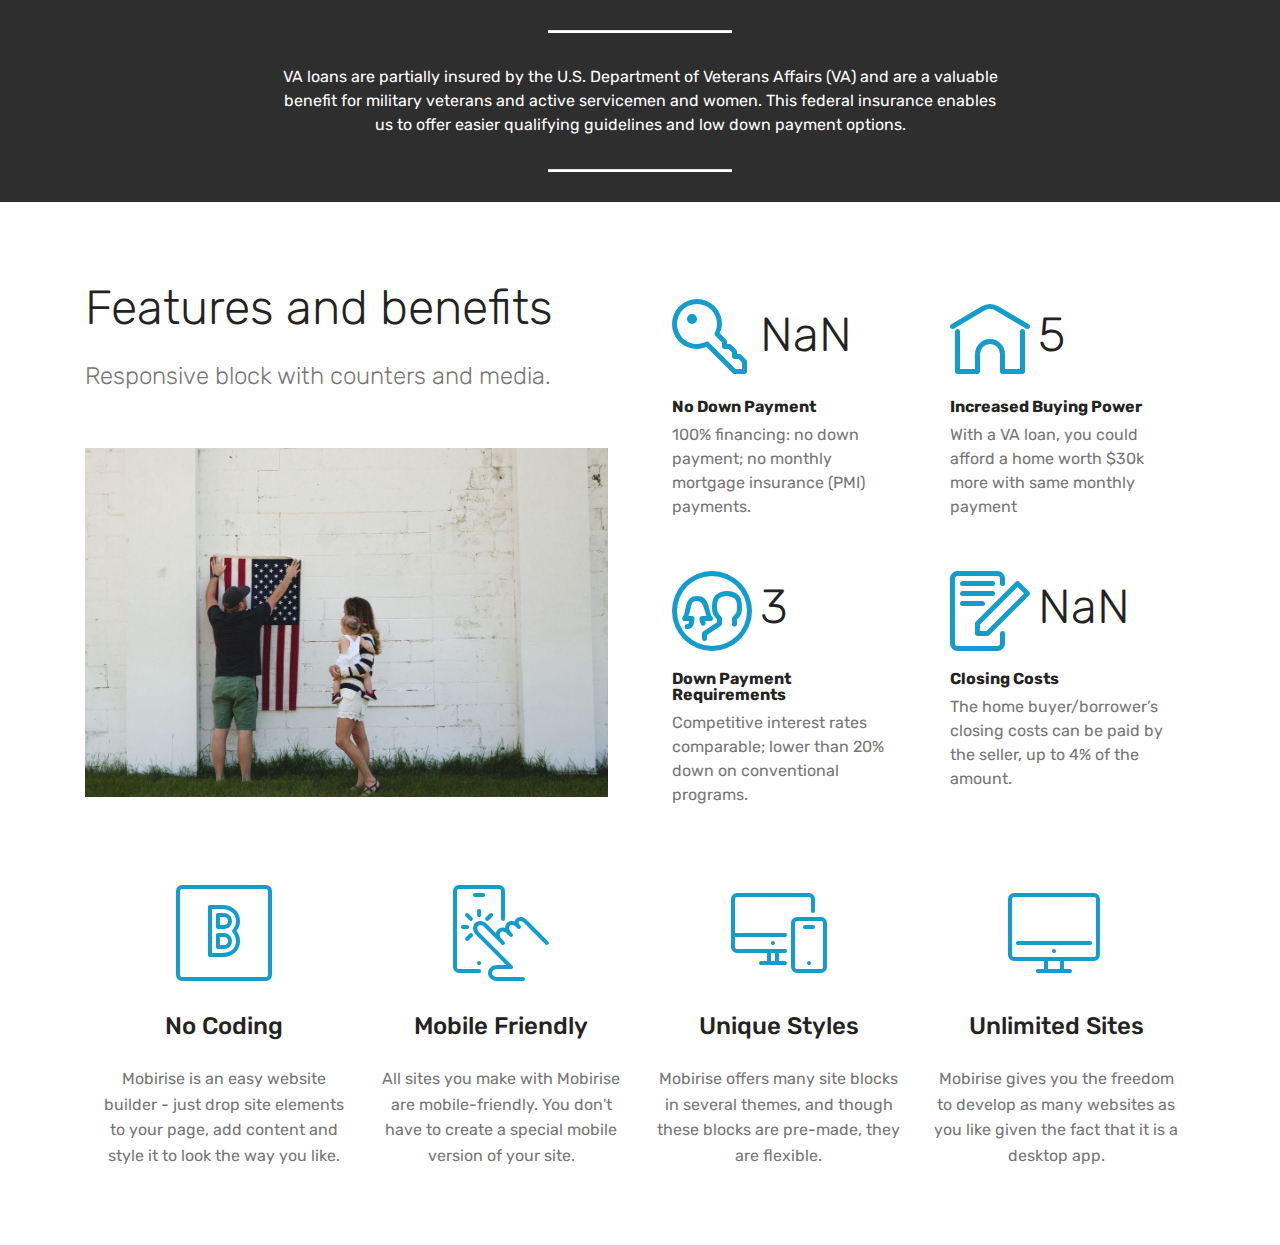
<file: index.html>
<!DOCTYPE html>
<html  >
<head>
  <!-- Site made with Mobirise Website Builder v4.9.7, https://mobirise.com -->
  <meta charset="UTF-8">
  <meta http-equiv="X-UA-Compatible" content="IE=edge">
  <meta name="generator" content="Mobirise v4.9.7, mobirise.com">
  <meta name="viewport" content="width=device-width, initial-scale=1, minimum-scale=1">
  <link rel="shortcut icon" href="assets/images/logo4.png" type="image/x-icon">
  <meta name="description" content="">
  
  <title>Home</title>
  <link rel="stylesheet" href="assets/web/assets/mobirise-icons-bold/mobirise-icons-bold.css">
  <link rel="stylesheet" href="assets/web/assets/mobirise-icons/mobirise-icons.css">
  <link rel="stylesheet" href="assets/tether/tether.min.css">
  <link rel="stylesheet" href="assets/bootstrap/css/bootstrap.min.css">
  <link rel="stylesheet" href="assets/bootstrap/css/bootstrap-grid.min.css">
  <link rel="stylesheet" href="assets/bootstrap/css/bootstrap-reboot.min.css">
  <link rel="stylesheet" href="assets/theme/css/style.css">
  <link rel="stylesheet" href="assets/mobirise/css/mbr-additional.css" type="text/css">
  
  
  
</head>
<body>
  <section class="mbr-section article content10 cid-rqplmurIJ9" id="content10-a">
    
     

    <div class="container">
        <div class="inner-container" style="width: 66%;">
            <hr class="line" style="width: 25%;">
            <div class="section-text align-center mbr-white mbr-fonts-style display-7">VA loans are partially insured by the U.S. Department of Veterans Affairs (VA) and are a valuable benefit for military veterans and active servicemen and women. This federal insurance enables us to offer easier qualifying guidelines and low down payment options.</div>
            <hr class="line" style="width: 25%;">
        </div>
    </div>
</section>

<section class="engine"><a href="https://mobirise.info/y">free html web templates</a></section><section class="counters2 counters cid-rqplWUeBJa" id="counters2-b">

    

    

    <div class="container pt-4 mt-2">
        <div class="media-container-row">
            <div class="media-block" style="width: 50%;">
                <h2 class="mbr-section-title pb-3 align-left mbr-fonts-style display-2">
                    Features and benefits</h2>
                <h3 class="mbr-section-subtitle pb-5 align-left mbr-fonts-style display-5">
                    Responsive block with counters and media. 
                </h3>
                <div class="mbr-figure">
                    <img src="assets/images/american-flag-baby-child-120232-1180x787.jpg" alt="" title="">
                </div>
            </div>
            <div class="cards-block">
                <div class="cards-container">
                    <div class="card px-3 align-left col-12 col-md-6">
                        <div class="panel-item p-3">
                            <div class="card-img pb-3">
                                <span class="mbr-iconfont pr-2 mbrib-key"></span>
                                <h3 class="count py-3 mbr-fonts-style display-2">$0</h3>
                            </div>
                            <div class="card-text">
                                <h4 class="mbr-content-title mbr-bold mbr-fonts-style display-7">No Down Payment</h4>
                                <p class="mbr-content-text mbr-fonts-style display-7">100% financing: no down payment; no monthly mortgage insurance (PMI) payments.
                                </p>
                            </div>
                        </div>
                    </div>
                    <div class="card px-3 align-left col-12 col-md-6">
                        <div class="panel-item p-3">
                            <div class="card-img pb-3">
                                <span class="mbr-iconfont pr-2 mbrib-home"></span>
                                <h3 class="count py-3 mbr-fonts-style display-2">30k</h3>
                            </div>
                            <div class="card-text">
                                <h4 class="mbr-content-title mbr-bold mbr-fonts-style display-7">Increased Buying Power</h4>
                                <p class="mbr-content-text mbr-fonts-style display-7">
                                    With a VA loan, you could afford a home worth $30k more with same monthly payment
                                </p>
                            </div>
                        </div>
                    </div>
                    <div class="card px-3 align-left col-12 col-md-6">
                        <div class="panel-item p-3">
                            <div class="card-img pb-3">
                                <span class="mbr-iconfont pr-2 mbrib-users"></span>
                                <h3 class="count py-3 mbr-fonts-style display-2">20%</h3>
                            </div>
                            <div class="card-text">
                                <h4 class="mbr-content-title mbr-bold mbr-fonts-style display-7">Down Payment Requirements</h4>
                                <p class="mbr-content-text mbr-fonts-style display-7">
                                        Competitive interest rates comparable; lower than 20% down on conventional programs. 
                                </p>
                            </div>
                        </div>
                    </div>
                    <div class="card px-3 align-left col-12 col-md-6">
                        <div class="panel-item p-3">
                            <div class="card-img pb-3">
                                <span class="mbr-iconfont pr-2 mbrib-edit"></span>
                                <h3 class="count py-3 mbr-fonts-style display-2">
                                    4%
                                </h3>
                            </div>
                            <div class="card-texts">
                                <h4 class="mbr-content-title mbr-bold mbr-fonts-style display-7">Closing Costs</h4>
                                <p class="mbr-content-text mbr-fonts-style display-7">The home buyer/borrower’s closing costs can be paid by the seller, up to 4% of the amount.</p>
                            </div>
                        </div>
                    </div>
                </div>
            </div>
        </div>
    </div>
</section>

<section class="features1 cid-rqple3J3hf" id="features1-9">
    
    

    
    <div class="container">
        <div class="media-container-row">

            <div class="card p-3 col-12 col-md-6 col-lg-3">
                <div class="card-img pb-3">
                    <span class="mbri-bootstrap mbr-iconfont"></span>
                </div>
                <div class="card-box">
                    <h4 class="card-title py-3 mbr-fonts-style display-5">
                        No Coding
                    </h4>
                    <p class="mbr-text mbr-fonts-style display-7">
                        Mobirise is an easy website builder - just drop site elements to your page, add content and style it to look the way you like.
                    </p>
                </div>
            </div>

            <div class="card p-3 col-12 col-md-6 col-lg-3">
                <div class="card-img pb-3">
                    <span class="mbri-touch mbr-iconfont"></span>
                </div>
                <div class="card-box">
                    <h4 class="card-title py-3 mbr-fonts-style display-5">
                        Mobile Friendly
                    </h4>
                    <p class="mbr-text mbr-fonts-style display-7">
                        All sites you make with Mobirise are mobile-friendly. You don't have to create a special mobile version of your site.
                    </p>
                </div>
            </div>

            <div class="card p-3 col-12 col-md-6 col-lg-3">
                <div class="card-img pb-3">
                    <span class="mbri-responsive mbr-iconfont"></span>
                </div>
                <div class="card-box">
                    <h4 class="card-title py-3 mbr-fonts-style display-5">
                        Unique Styles
                    </h4>
                    <p class="mbr-text mbr-fonts-style display-7">
                        Mobirise offers many site blocks in several themes, and though these blocks are pre-made, they are flexible.
                    </p>
                </div>
            </div>

            <div class="card p-3 col-12 col-md-6 col-lg-3">
                <div class="card-img pb-3">
                    <span class="mbri-desktop mbr-iconfont"></span>
                </div>
                <div class="card-box">
                    <h4 class="card-title py-3 mbr-fonts-style display-5">
                        Unlimited Sites
                    </h4>
                    <p class="mbr-text mbr-fonts-style display-7">
                       Mobirise gives you the freedom to develop as many websites as you like given the fact that it is a desktop app.
                    </p>
                </div>
            </div>

        </div>

    </div>

</section>


  <script src="assets/web/assets/jquery/jquery.min.js"></script>
  <script src="assets/popper/popper.min.js"></script>
  <script src="assets/tether/tether.min.js"></script>
  <script src="assets/bootstrap/js/bootstrap.min.js"></script>
  <script src="assets/smoothscroll/smooth-scroll.js"></script>
  <script src="assets/viewportchecker/jquery.viewportchecker.js"></script>
  <script src="assets/theme/js/script.js"></script>
  
  
</body>
</html>
</file>
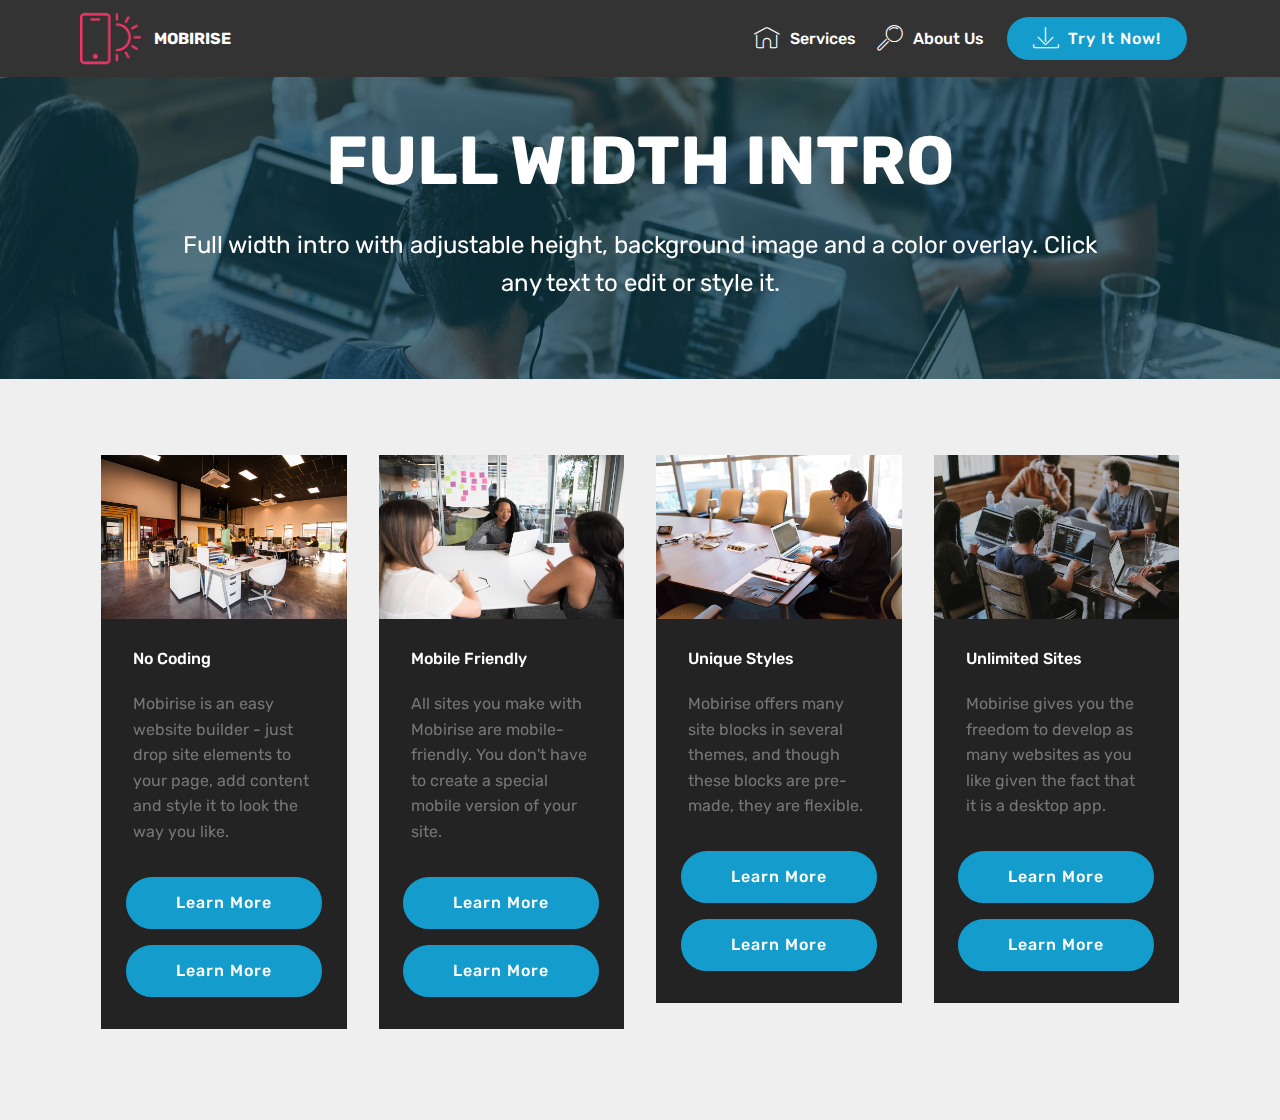
<file: page1.html>
<!DOCTYPE html>
<html  >
<head>
  <!-- Site made with Mobirise Website Builder v4.9.7, https://mobirise.com -->
  <meta charset="UTF-8">
  <meta http-equiv="X-UA-Compatible" content="IE=edge">
  <meta name="generator" content="Mobirise v4.9.7, mobirise.com">
  <meta name="viewport" content="width=device-width, initial-scale=1, minimum-scale=1">
  <link rel="shortcut icon" href="assets/images/logo4.png" type="image/x-icon">
  <meta name="description" content="Web Site Creator Description">
  
  <title>BrowseMovies</title>
  <link rel="stylesheet" href="assets/web/assets/mobirise-icons/mobirise-icons.css">
  <link rel="stylesheet" href="assets/tether/tether.min.css">
  <link rel="stylesheet" href="assets/bootstrap/css/bootstrap.min.css">
  <link rel="stylesheet" href="assets/bootstrap/css/bootstrap-grid.min.css">
  <link rel="stylesheet" href="assets/bootstrap/css/bootstrap-reboot.min.css">
  <link rel="stylesheet" href="assets/dropdown/css/style.css">
  <link rel="stylesheet" href="assets/theme/css/style.css">
  <link rel="stylesheet" href="assets/mobirise/css/mbr-additional.css" type="text/css">
  
  
  
</head>
<body>
  <section class="menu cid-qTkzRZLJNu" once="menu" id="menu1-3">

    

    <nav class="navbar navbar-expand beta-menu navbar-dropdown align-items-center navbar-fixed-top navbar-toggleable-sm">
        <button class="navbar-toggler navbar-toggler-right" type="button" data-toggle="collapse" data-target="#navbarSupportedContent" aria-controls="navbarSupportedContent" aria-expanded="false" aria-label="Toggle navigation">
            <div class="hamburger">
                <span></span>
                <span></span>
                <span></span>
                <span></span>
            </div>
        </button>
        <div class="menu-logo">
            <div class="navbar-brand">
                <span class="navbar-logo">
                    <a href="https://mobirise.com">
                         <img src="assets/images/logo2.png" alt="Mobirise" style="height: 3.8rem;">
                    </a>
                </span>
                <span class="navbar-caption-wrap">
                    <a class="navbar-caption text-white display-4" href="https://mobirise.com">
                        MOBIRISE
                    </a>
                </span>
            </div>
        </div>
        <div class="collapse navbar-collapse" id="navbarSupportedContent">
            <ul class="navbar-nav nav-dropdown" data-app-modern-menu="true">
                <li class="nav-item">
                    <a class="nav-link link text-white display-4" href="https://mobirise.com">
                        <span class="mbri-home mbr-iconfont mbr-iconfont-btn"></span>
                        Services
                    </a>
                </li>
                <li class="nav-item">
                    <a class="nav-link link text-white display-4" href="https://mobirise.com">
                        <span class="mbri-search mbr-iconfont mbr-iconfont-btn"></span>
                        About Us
                    </a>
                </li>
            </ul>
            <div class="navbar-buttons mbr-section-btn"><a class="btn btn-sm btn-primary display-4" href="https://mobirise.com">
                    <span class="mbri-save mbr-iconfont mbr-iconfont-btn "></span>
                    Try It Now!
                </a></div>
        </div>
    </nav>
</section>

<section class="engine"><a href="https://mobirise.info/j">website templates</a></section><section class="header1 cid-riL9XvXJNh mbr-parallax-background" id="header1-5">

    

    <div class="mbr-overlay" style="opacity: 0.6; background-color: rgb(7, 59, 76);">
    </div>

    <div class="container">
        <div class="row justify-content-md-center">
            <div class="mbr-white col-md-10">
                <h1 class="mbr-section-title align-center mbr-bold pb-3 mbr-fonts-style display-1">
                    FULL WIDTH INTRO
                </h1>
                
                <p class="mbr-text align-center pb-3 mbr-fonts-style display-5">
                    Full width intro with adjustable height, background image and a color overlay. Click any text to edit or style it.
                </p>
                
            </div>
        </div>
    </div>

</section>

<section class="features3 cid-riLawvYSHS" id="features3-6">

    

    
    <div class="container">
        <div class="media-container-row">
            <div class="card p-3 col-12 col-md-6 col-lg-3">
                <div class="card-wrapper">
                    <div class="card-img">
                        <img src="assets/images/background1.jpg" alt="Mobirise">
                    </div>
                    <div class="card-box">
                        <h4 class="card-title mbr-fonts-style display-7">
                            No Coding
                        </h4>
                        <p class="mbr-text mbr-fonts-style display-7">
                            Mobirise is an easy website builder - just drop site elements to your page, add content and style it to look the way you like.
                        </p>
                    </div>
                    <div class="mbr-section-btn text-center"><a href="https://mobirise.co" class="btn btn-primary display-4">
                            Learn More
                        </a> <a href="https://mobirise.co" class="btn btn-primary display-4">
                            Learn More
                        </a></div>
                </div>
            </div>

            <div class="card p-3 col-12 col-md-6 col-lg-3">
                <div class="card-wrapper">
                    <div class="card-img">
                        <img src="assets/images/background2.jpg" alt="Mobirise">
                    </div>
                    <div class="card-box">
                        <h4 class="card-title mbr-fonts-style display-7">
                            Mobile Friendly
                        </h4>
                        <p class="mbr-text mbr-fonts-style display-7">
                            All sites you make with Mobirise are mobile-friendly. You don't have to create a special mobile version of your site.
                        </p>
                    </div>
                    <div class="mbr-section-btn text-center"><a href="https://mobirise.co" class="btn btn-primary display-4">
                            Learn More
                        </a> <a href="https://mobirise.co" class="btn btn-primary display-4">
                            Learn More
                        </a></div>
                </div>
            </div>

            <div class="card p-3 col-12 col-md-6 col-lg-3">
                <div class="card-wrapper">
                    <div class="card-img">
                        <img src="assets/images/background3.jpg" alt="Mobirise">
                    </div>
                    <div class="card-box">
                        <h4 class="card-title mbr-fonts-style display-7">
                            Unique Styles
                        </h4>
                        <p class="mbr-text mbr-fonts-style display-7">
                            Mobirise offers many site blocks in several themes, and though these blocks are pre-made, they are flexible.
                        </p>
                    </div>
                    <div class="mbr-section-btn text-center"><a href="https://mobirise.co" class="btn btn-primary display-4">
                            Learn More
                        </a> <a href="https://mobirise.co" class="btn btn-primary display-4">
                            Learn More
                        </a></div>
                </div>
            </div>

            <div class="card p-3 col-12 col-md-6 col-lg-3">
                <div class="card-wrapper">
                    <div class="card-img">
                        <img src="assets/images/background4.jpg" alt="Mobirise">
                    </div>
                    <div class="card-box">
                        <h4 class="card-title mbr-fonts-style display-7">
                            Unlimited Sites
                        </h4>
                        <p class="mbr-text mbr-fonts-style display-7">
                           Mobirise gives you the freedom to develop as many websites as you like given the fact that it is a desktop app.
                        </p>
                    </div>
                    <div class="mbr-section-btn text-center"><a href="https://mobirise.co" class="btn btn-primary display-4">
                            Learn More
                        </a> <a href="https://mobirise.co" class="btn btn-primary display-4">
                            Learn More
                        </a></div>
                </div>
            </div>
        </div>
    </div>
</section>


  <script src="assets/web/assets/jquery/jquery.min.js"></script>
  <script src="assets/popper/popper.min.js"></script>
  <script src="assets/tether/tether.min.js"></script>
  <script src="assets/bootstrap/js/bootstrap.min.js"></script>
  <script src="assets/smoothscroll/smooth-scroll.js"></script>
  <script src="assets/dropdown/js/script.min.js"></script>
  <script src="assets/touchswipe/jquery.touch-swipe.min.js"></script>
  <script src="assets/parallax/jarallax.min.js"></script>
  <script src="assets/theme/js/script.js"></script>
  
  
</body>
</html>
</file>
<file: assets/web/assets/mobirise-icons-bold/mobirise-icons-bold.css>
@font-face {
  font-family: 'mobirise-icons-bold';
  src:  url('mobirise-icons-bold.eot?m1l4yr');
  src:  url('mobirise-icons-bold.eot?m1l4yr#iefix') format('embedded-opentype'),
    url('mobirise-icons-bold.ttf?m1l4yr') format('truetype'),
    url('mobirise-icons-bold.woff?m1l4yr') format('woff'),
    url('mobirise-icons-bold.svg?m1l4yr#mobirise-icons-bold') format('svg');
  font-weight: normal;
  font-style: normal;
}

[class^="mbrib-"], [class*="mbrib-"] {
  /* use !important to prevent issues with browser extensions that change fonts */
  font-family: 'mobirise-icons-bold' !important;
  speak: none;
  font-style: normal;
  font-weight: normal;
  font-variant: normal;
  text-transform: none;
  line-height: 1;

  /* Better Font Rendering =========== */
  -webkit-font-smoothing: antialiased;
  -moz-osx-font-smoothing: grayscale;
}

.mbrib-add-submenu:before {
  content: "\e900";
}
.mbrib-alert:before {
  content: "\e901";
}
.mbrib-align-center:before {
  content: "\e902";
}
.mbrib-align-justify:before {
  content: "\e903";
}
.mbrib-align-left:before {
  content: "\e904";
}
.mbrib-align-right:before {
  content: "\e905";
}
.mbrib-android:before {
  content: "\e906";
}
.mbrib-apple:before {
  content: "\e907";
}
.mbrib-arrow-down:before {
  content: "\e908";
}
.mbrib-arrow-next:before {
  content: "\e909";
}
.mbrib-arrow-prev:before {
  content: "\e90a";
}
.mbrib-arrow-up:before {
  content: "\e90b";
}
.mbrib-bold:before {
  content: "\e90c";
}
.mbrib-bookmark:before {
  content: "\e90d";
}
.mbrib-bootstrap:before {
  content: "\e90e";
}
.mbrib-briefcase:before {
  content: "\e90f";
}
.mbrib-browse:before {
  content: "\e910";
}
.mbrib-bulleted-list:before {
  content: "\e911";
}
.mbrib-calendar:before {
  content: "\e912";
}
.mbrib-camera:before {
  content: "\e913";
}
.mbrib-cart-add:before {
  content: "\e914";
}
.mbrib-cart-full:before {
  content: "\e915";
}
.mbrib-cash:before {
  content: "\e916";
}
.mbrib-change-style:before {
  content: "\e917";
}
.mbrib-chat:before {
  content: "\e918";
}
.mbrib-clock:before {
  content: "\e919";
}
.mbrib-close:before {
  content: "\e91a";
}
.mbrib-cloud:before {
  content: "\e91b";
}
.mbrib-code:before {
  content: "\e91c";
}
.mbrib-contact-form:before {
  content: "\e91d";
}
.mbrib-credit-card:before {
  content: "\e91e";
}
.mbrib-cursor-click:before {
  content: "\e91f";
}
.mbrib-cust-feedback:before {
  content: "\e920";
}
.mbrib-database:before {
  content: "\e921";
}
.mbrib-delivery:before {
  content: "\e922";
}
.mbrib-desktop:before {
  content: "\e923";
}
.mbrib-devices:before {
  content: "\e924";
}
.mbrib-down:before {
  content: "\e925";
}
.mbrib-download:before {
  content: "\e926";
}
.mbrib-drag-n-drop:before {
  content: "\e927";
}
.mbrib-drag-n-drop2:before {
  content: "\e928";
}
.mbrib-edit:before {
  content: "\e929";
}
.mbrib-edit2:before {
  content: "\e92a";
}
.mbrib-error:before {
  content: "\e92b";
}
.mbrib-extension:before {
  content: "\e92c";
}
.mbrib-features:before {
  content: "\e92d";
}
.mbrib-file:before {
  content: "\e92e";
}
.mbrib-flag:before {
  content: "\e92f";
}
.mbrib-folder:before {
  content: "\e930";
}
.mbrib-gift:before {
  content: "\e931";
}
.mbrib-github:before {
  content: "\e932";
}
.mbrib-globe-2:before {
  content: "\e933";
}
.mbrib-globe:before {
  content: "\e934";
}
.mbrib-growing-chart:before {
  content: "\e935";
}
.mbrib-hearth:before {
  content: "\e936";
}
.mbrib-help:before {
  content: "\e937";
}
.mbrib-home:before {
  content: "\e938";
}
.mbrib-hot-cup:before {
  content: "\e939";
}
.mbrib-idea:before {
  content: "\e93a";
}
.mbrib-image-gallery:before {
  content: "\e93b";
}
.mbrib-image-slider:before {
  content: "\e93c";
}
.mbrib-info:before {
  content: "\e93d";
}
.mbrib-italic:before {
  content: "\e93e";
}
.mbrib-key:before {
  content: "\e93f";
}
.mbrib-laptop:before {
  content: "\e940";
}
.mbrib-layers:before {
  content: "\e941";
}
.mbrib-left-right:before {
  content: "\e942";
}
.mbrib-left:before {
  content: "\e943";
}
.mbrib-letter:before {
  content: "\e944";
}
.mbrib-like:before {
  content: "\e945";
}
.mbrib-link:before {
  content: "\e946";
}
.mbrib-lock:before {
  content: "\e947";
}
.mbrib-login:before {
  content: "\e948";
}
.mbrib-logout:before {
  content: "\e949";
}
.mbrib-magic-stick:before {
  content: "\e94a";
}
.mbrib-map-pin:before {
  content: "\e94b";
}
.mbrib-menu:before {
  content: "\e94c";
}
.mbrib-mobile:before {
  content: "\e94d";
}
.mbrib-mobile2:before {
  content: "\e94e";
}
.mbrib-mobirise:before {
  content: "\e94f";
}
.mbrib-more-horizontal:before {
  content: "\e950";
}
.mbrib-more-vertical:before {
  content: "\e951";
}
.mbrib-music:before {
  content: "\e952";
}
.mbrib-new-file:before {
  content: "\e953";
}
.mbrib-numbered-list:before {
  content: "\e954";
}
.mbrib-opened-folder:before {
  content: "\e955";
}
.mbrib-pages:before {
  content: "\e956";
}
.mbrib-paper-plane:before {
  content: "\e957";
}
.mbrib-paperclip:before {
  content: "\e958";
}
.mbrib-photo:before {
  content: "\e959";
}
.mbrib-photos:before {
  content: "\e95a";
}
.mbrib-pin:before {
  content: "\e95b";
}
.mbrib-play:before {
  content: "\e95c";
}
.mbrib-plus:before {
  content: "\e95d";
}
.mbrib-preview:before {
  content: "\e95e";
}
.mbrib-print:before {
  content: "\e95f";
}
.mbrib-protect:before {
  content: "\e960";
}
.mbrib-question:before {
  content: "\e961";
}
.mbrib-quote-left:before {
  content: "\e962";
}
.mbrib-quote-right:before {
  content: "\e963";
}
.mbrib-redo:before {
  content: "\e964";
}
.mbrib-refresh:before {
  content: "\e965";
}
.mbrib-responsive:before {
  content: "\e966";
}
.mbrib-right:before {
  content: "\e967";
}
.mbrib-rocket:before {
  content: "\e968";
}
.mbrib-sad-face:before {
  content: "\e969";
}
.mbrib-sale:before {
  content: "\e96a";
}
.mbrib-save:before {
  content: "\e96b";
}
.mbrib-search:before {
  content: "\e96c";
}
.mbrib-setting:before {
  content: "\e96d";
}
.mbrib-setting2:before {
  content: "\e96e";
}
.mbrib-setting3:before {
  content: "\e96f";
}
.mbrib-share:before {
  content: "\e970";
}
.mbrib-shopping-bag:before {
  content: "\e971";
}
.mbrib-shopping-basket:before {
  content: "\e972";
}
.mbrib-shopping-cart:before {
  content: "\e973";
}
.mbrib-sites:before {
  content: "\e974";
}
.mbrib-smile-face:before {
  content: "\e975";
}
.mbrib-speed:before {
  content: "\e976";
}
.mbrib-star:before {
  content: "\e977";
}
.mbrib-success:before {
  content: "\e978";
}
.mbrib-sun:before {
  content: "\e979";
}
.mbrib-sun2:before {
  content: "\e97a";
}
.mbrib-tablet-vertical:before {
  content: "\e97b";
}
.mbrib-tablet:before {
  content: "\e97c";
}
.mbrib-target:before {
  content: "\e97d";
}
.mbrib-timer:before {
  content: "\e97e";
}
.mbrib-to-ftp:before {
  content: "\e97f";
}
.mbrib-to-local-drive:before {
  content: "\e980";
}
.mbrib-touch-swipe:before {
  content: "\e981";
}
.mbrib-touch:before {
  content: "\e982";
}
.mbrib-trash:before {
  content: "\e983";
}
.mbrib-underline:before {
  content: "\e984";
}
.mbrib-undo:before {
  content: "\e985";
}
.mbrib-unlink:before {
  content: "\e986";
}
.mbrib-unlock:before {
  content: "\e987";
}
.mbrib-up-down:before {
  content: "\e988";
}
.mbrib-up:before {
  content: "\e989";
}
.mbrib-update:before {
  content: "\e98a";
}
.mbrib-upload:before {
  content: "\e98b";
}
.mbrib-user:before {
  content: "\e98c";
}
.mbrib-user2:before {
  content: "\e98d";
}
.mbrib-users:before {
  content: "\e98e";
}
.mbrib-video-play:before {
  content: "\e98f";
}
.mbrib-video:before {
  content: "\e990";
}
.mbrib-watch:before {
  content: "\e991";
}
.mbrib-website-theme:before {
  content: "\e992";
}
.mbrib-wifi:before {
  content: "\e993";
}
.mbrib-windows:before {
  content: "\e994";
}
.mbrib-zoom-out:before {
  content: "\e995";
}
</file>
<file: assets/web/assets/mobirise-icons/mobirise-icons.css>
@font-face {
  font-family: 'MobiriseIcons';
  src:  url('mobirise-icons.eot?spat4u');
  src:  url('mobirise-icons.eot?spat4u#iefix') format('embedded-opentype'),
    url('mobirise-icons.ttf?spat4u') format('truetype'),
    url('mobirise-icons.woff?spat4u') format('woff'),
    url('mobirise-icons.svg?spat4u#MobiriseIcons') format('svg');
  font-weight: normal;
  font-style: normal;
}

[class^="mbri-"], [class*=" mbri-"] {
  /* use !important to prevent issues with browser extensions that change fonts */
  font-family: MobiriseIcons !important;
  speak: none;
  font-style: normal;
  font-weight: normal;
  font-variant: normal;
  text-transform: none;
  line-height: 1;

  /* Better Font Rendering =========== */
  -webkit-font-smoothing: antialiased;
  -moz-osx-font-smoothing: grayscale;
}

.mbri-add-submenu:before {
  content: "\e900";
}
.mbri-alert:before {
  content: "\e901";
}
.mbri-align-center:before {
  content: "\e902";
}
.mbri-align-justify:before {
  content: "\e903";
}
.mbri-align-left:before {
  content: "\e904";
}
.mbri-align-right:before {
  content: "\e905";
}
.mbri-android:before {
  content: "\e906";
}
.mbri-apple:before {
  content: "\e907";
}
.mbri-arrow-down:before {
  content: "\e908";
}
.mbri-arrow-next:before {
  content: "\e909";
}
.mbri-arrow-prev:before {
  content: "\e90a";
}
.mbri-arrow-up:before {
  content: "\e90b";
}
.mbri-bold:before {
  content: "\e90c";
}
.mbri-bookmark:before {
  content: "\e90d";
}
.mbri-bootstrap:before {
  content: "\e90e";
}
.mbri-briefcase:before {
  content: "\e90f";
}
.mbri-browse:before {
  content: "\e910";
}
.mbri-bulleted-list:before {
  content: "\e911";
}
.mbri-calendar:before {
  content: "\e912";
}
.mbri-camera:before {
  content: "\e913";
}
.mbri-cart-add:before {
  content: "\e914";
}
.mbri-cart-full:before {
  content: "\e915";
}
.mbri-cash:before {
  content: "\e916";
}
.mbri-change-style:before {
  content: "\e917";
}
.mbri-chat:before {
  content: "\e918";
}
.mbri-clock:before {
  content: "\e919";
}
.mbri-close:before {
  content: "\e91a";
}
.mbri-cloud:before {
  content: "\e91b";
}
.mbri-code:before {
  content: "\e91c";
}
.mbri-contact-form:before {
  content: "\e91d";
}
.mbri-credit-card:before {
  content: "\e91e";
}
.mbri-cursor-click:before {
  content: "\e91f";
}
.mbri-cust-feedback:before {
  content: "\e920";
}
.mbri-database:before {
  content: "\e921";
}
.mbri-delivery:before {
  content: "\e922";
}
.mbri-desktop:before {
  content: "\e923";
}
.mbri-devices:before {
  content: "\e924";
}
.mbri-down:before {
  content: "\e925";
}
.mbri-download:before {
  content: "\e989";
}
.mbri-drag-n-drop:before {
  content: "\e927";
}
.mbri-drag-n-drop2:before {
  content: "\e928";
}
.mbri-edit:before {
  content: "\e929";
}
.mbri-edit2:before {
  content: "\e92a";
}
.mbri-error:before {
  content: "\e92b";
}
.mbri-extension:before {
  content: "\e92c";
}
.mbri-features:before {
  content: "\e92d";
}
.mbri-file:before {
  content: "\e92e";
}
.mbri-flag:before {
  content: "\e92f";
}
.mbri-folder:before {
  content: "\e930";
}
.mbri-gift:before {
  content: "\e931";
}
.mbri-github:before {
  content: "\e932";
}
.mbri-globe:before {
  content: "\e933";
}
.mbri-globe-2:before {
  content: "\e934";
}
.mbri-growing-chart:before {
  content: "\e935";
}
.mbri-hearth:before {
  content: "\e936";
}
.mbri-help:before {
  content: "\e937";
}
.mbri-home:before {
  content: "\e938";
}
.mbri-hot-cup:before {
  content: "\e939";
}
.mbri-idea:before {
  content: "\e93a";
}
.mbri-image-gallery:before {
  content: "\e93b";
}
.mbri-image-slider:before {
  content: "\e93c";
}
.mbri-info:before {
  content: "\e93d";
}
.mbri-italic:before {
  content: "\e93e";
}
.mbri-key:before {
  content: "\e93f";
}
.mbri-laptop:before {
  content: "\e940";
}
.mbri-layers:before {
  content: "\e941";
}
.mbri-left-right:before {
  content: "\e942";
}
.mbri-left:before {
  content: "\e943";
}
.mbri-letter:before {
  content: "\e944";
}
.mbri-like:before {
  content: "\e945";
}
.mbri-link:before {
  content: "\e946";
}
.mbri-lock:before {
  content: "\e947";
}
.mbri-login:before {
  content: "\e948";
}
.mbri-logout:before {
  content: "\e949";
}
.mbri-magic-stick:before {
  content: "\e94a";
}
.mbri-map-pin:before {
  content: "\e94b";
}
.mbri-menu:before {
  content: "\e94c";
}
.mbri-mobile:before {
  content: "\e94d";
}
.mbri-mobile2:before {
  content: "\e94e";
}
.mbri-mobirise:before {
  content: "\e94f";
}
.mbri-more-horizontal:before {
  content: "\e950";
}
.mbri-more-vertical:before {
  content: "\e951";
}
.mbri-music:before {
  content: "\e952";
}
.mbri-new-file:before {
  content: "\e953";
}
.mbri-numbered-list:before {
  content: "\e954";
}
.mbri-opened-folder:before {
  content: "\e955";
}
.mbri-pages:before {
  content: "\e956";
}
.mbri-paper-plane:before {
  content: "\e957";
}
.mbri-paperclip:before {
  content: "\e958";
}
.mbri-photo:before {
  content: "\e959";
}
.mbri-photos:before {
  content: "\e95a";
}
.mbri-pin:before {
  content: "\e95b";
}
.mbri-play:before {
  content: "\e95c";
}
.mbri-plus:before {
  content: "\e95d";
}
.mbri-preview:before {
  content: "\e95e";
}
.mbri-print:before {
  content: "\e95f";
}
.mbri-protect:before {
  content: "\e960";
}
.mbri-question:before {
  content: "\e961";
}
.mbri-quote-left:before {
  content: "\e962";
}
.mbri-quote-right:before {
  content: "\e963";
}
.mbri-refresh:before {
  content: "\e964";
}
.mbri-responsive:before {
  content: "\e965";
}
.mbri-right:before {
  content: "\e966";
}
.mbri-rocket:before {
  content: "\e967";
}
.mbri-sad-face:before {
  content: "\e968";
}
.mbri-sale:before {
  content: "\e969";
}
.mbri-save:before {
  content: "\e96a";
}
.mbri-search:before {
  content: "\e96b";
}
.mbri-setting:before {
  content: "\e96c";
}
.mbri-setting2:before {
  content: "\e96d";
}
.mbri-setting3:before {
  content: "\e96e";
}
.mbri-share:before {
  content: "\e96f";
}
.mbri-shopping-bag:before {
  content: "\e970";
}
.mbri-shopping-basket:before {
  content: "\e971";
}
.mbri-shopping-cart:before {
  content: "\e972";
}
.mbri-sites:before {
  content: "\e973";
}
.mbri-smile-face:before {
  content: "\e974";
}
.mbri-speed:before {
  content: "\e975";
}
.mbri-star:before {
  content: "\e976";
}
.mbri-success:before {
  content: "\e977";
}
.mbri-sun:before {
  content: "\e978";
}
.mbri-sun2:before {
  content: "\e979";
}
.mbri-tablet:before {
  content: "\e97a";
}
.mbri-tablet-vertical:before {
  content: "\e97b";
}
.mbri-target:before {
  content: "\e97c";
}
.mbri-timer:before {
  content: "\e97d";
}
.mbri-to-ftp:before {
  content: "\e97e";
}
.mbri-to-local-drive:before {
  content: "\e97f";
}
.mbri-touch-swipe:before {
  content: "\e980";
}
.mbri-touch:before {
  content: "\e981";
}
.mbri-trash:before {
  content: "\e982";
}
.mbri-underline:before {
  content: "\e983";
}
.mbri-unlink:before {
  content: "\e984";
}
.mbri-unlock:before {
  content: "\e985";
}
.mbri-up-down:before {
  content: "\e986";
}
.mbri-up:before {
  content: "\e987";
}
.mbri-update:before {
  content: "\e988";
}
.mbri-upload:before {
 content: "\e926"; 
}
.mbri-user:before {
  content: "\e98a";
}
.mbri-user2:before {
  content: "\e98b";
}
.mbri-users:before {
  content: "\e98c";
}
.mbri-video:before {
  content: "\e98d";
}
.mbri-video-play:before {
  content: "\e98e";
}
.mbri-watch:before {
  content: "\e98f";
}
.mbri-website-theme:before {
  content: "\e990";
}
.mbri-wifi:before {
  content: "\e991";
}
.mbri-windows:before {
  content: "\e992";
}
.mbri-zoom-out:before {
  content: "\e993";
}
.mbri-redo:before {
  content: "\e994";
}
.mbri-undo:before {
  content: "\e995";
}
</file>
<file: assets/theme/css/style.css>
/*!
 * Mobirise v4 theme (https://mobirise.com/)
 * Copyright 2017 Mobirise
 */
section {
  background-color: #eeeeee; }

section,
.container,
.container-fluid {
  position: relative;
  word-wrap: break-word; }

a.mbr-iconfont:hover {
  text-decoration: none; }

.article .lead p, .article .lead ul, .article .lead ol, .article .lead pre, .article .lead blockquote {
  margin-bottom: 0; }

a {
  font-style: normal;
  font-weight: 400;
  cursor: pointer; }
  a, a:hover {
    text-decoration: none; }

figure {
  margin-bottom: 0; }

body {
  color: #232323; }

h1, h2, h3, h4, h5, h6,
.h1, .h2, .h3, .h4, .h5, .h6,
.display-1, .display-2, .display-3, .display-4 {
  line-height: 1;
  word-break: break-word;
  word-wrap: break-word; }

b, strong {
  font-weight: bold; }

blockquote {
  padding: 10px 0 10px 20px;
  position: relative;
  border-left: 2px solid;
  border-color: #ff3366; }

input:-webkit-autofill, input:-webkit-autofill:hover, input:-webkit-autofill:focus, input:-webkit-autofill:active {
  transition-delay: 9999s;
  transition-property: background-color, color; }

textarea[type="hidden"] {
  display: none; }

body {
  position: relative; }

section {
  background-position: 50% 50%;
  background-repeat: no-repeat;
  background-size: cover; }
  section .mbr-background-video,
  section .mbr-background-video-preview {
    position: absolute;
    bottom: 0;
    left: 0;
    right: 0;
    top: 0; }

.hidden {
  visibility: hidden; }

.mbr-z-index20 {
  z-index: 20; }

/*! Base colors */
.mbr-white {
  color: #ffffff; }

.mbr-black {
  color: #000000; }

.mbr-bg-white {
  background-color: #ffffff; }

.mbr-bg-black {
  background-color: #000000; }

/*! Text-aligns */
.align-left {
  text-align: left; }

.align-center {
  text-align: center; }

.align-right {
  text-align: right; }

@media (max-width: 767px) {
  .align-left, .align-center, .align-right, .mbr-section-btn, .mbr-section-title {
    text-align: center; } }
/*! Font-weight  */
.mbr-light {
  font-weight: 300; }

.mbr-regular {
  font-weight: 400; }

.mbr-semibold {
  font-weight: 500; }

.mbr-bold {
  font-weight: 700; }

/*! Media  */
.media-size-item {
  -webkit-flex: 1 1 auto;
  -moz-flex: 1 1 auto;
  -ms-flex: 1 1 auto;
  -o-flex: 1 1 auto;
  flex: 1 1 auto; }

.media-content {
  -webkit-flex-basis: 100%;
  flex-basis: 100%; }

.media-container-row {
  display: -ms-flexbox;
  display: -webkit-flex;
  display: flex;
  -webkit-flex-direction: row;
  -ms-flex-direction: row;
  flex-direction: row;
  -webkit-flex-wrap: wrap;
  -ms-flex-wrap: wrap;
  flex-wrap: wrap;
  -webkit-justify-content: center;
  -ms-flex-pack: center;
  justify-content: center;
  -webkit-align-content: center;
  -ms-flex-line-pack: center;
  align-content: center;
  -webkit-align-items: start;
  -ms-flex-align: start;
  align-items: start; }
  .media-container-row .media-size-item {
    width: 400px; }

.media-container-column {
  display: -ms-flexbox;
  display: -webkit-flex;
  display: flex;
  -webkit-flex-direction: column;
  -ms-flex-direction: column;
  flex-direction: column;
  -webkit-flex-wrap: wrap;
  -ms-flex-wrap: wrap;
  flex-wrap: wrap;
  -webkit-justify-content: center;
  -ms-flex-pack: center;
  justify-content: center;
  -webkit-align-content: center;
  -ms-flex-line-pack: center;
  align-content: center;
  -webkit-align-items: stretch;
  -ms-flex-align: stretch;
  align-items: stretch; }
  .media-container-column > * {
    width: 100%; }

@media (min-width: 992px) {
  .media-container-row {
    -webkit-flex-wrap: nowrap;
    -ms-flex-wrap: nowrap;
    flex-wrap: nowrap; } }
figure {
  overflow: hidden; }

figure[mbr-media-size] {
  transition: width 0.1s; }

.mbr-figure img, .mbr-figure iframe {
  display: block;
  width: 100%; }

.card {
  background-color: transparent;
  border: none; }

.card-img {
  text-align: center;
  flex-shrink: 0;
  -webkit-flex-shrink: 0; }

.media {
  max-width: 100%;
  margin: 0 auto; }

.mbr-figure {
  -ms-flex-item-align: center;
  -ms-grid-row-align: center;
  -webkit-align-self: center;
  align-self: center; }

.media-container > div {
  max-width: 100%; }

.mbr-figure img, .card-img img {
  width: 100%; }

@media (max-width: 991px) {
  .media-size-item {
    width: auto !important; }

  .media {
    width: auto; }

  .mbr-figure {
    width: 100% !important; } }
/*! Buttons */
.mbr-section-btn {
  margin-left: -.25rem;
  margin-right: -.25rem;
  font-size: 0; }

nav .mbr-section-btn {
  margin-left: 0rem;
  margin-right: 0rem; }

/*! Btn icon margin */
.btn .mbr-iconfont, .btn.btn-sm .mbr-iconfont {
  cursor: pointer;
  margin-right: 0.5rem; }

.btn.btn-md .mbr-iconfont, .btn.btn-md .mbr-iconfont {
  margin-right: 0.8rem; }

.mbr-regular {
  font-weight: 400; }

.mbr-semibold {
  font-weight: 500; }

.mbr-bold {
  font-weight: 700; }

[type="submit"] {
  -webkit-appearance: none; }

/*! Full-screen */
.mbr-fullscreen .mbr-overlay {
  min-height: 100vh; }

.mbr-fullscreen {
  display: flex;
  display: -webkit-flex;
  display: -moz-flex;
  display: -ms-flex;
  display: -o-flex;
  align-items: center;
  -webkit-align-items: center;
  min-height: 100vh;
  padding-top: 3rem;
  padding-bottom: 3rem; }

/*! Map */
.map {
  height: 25rem;
  position: relative; }
  .map iframe {
    width: 100%;
    height: 100%; }

/* Form */
.form-asterisk {
  font-family: initial;
  position: absolute;
  top: -2px;
  font-weight: normal; }

/*! Scroll to top arrow */
.mbr-arrow-up {
  bottom: 25px;
  right: 90px;
  position: fixed;
  text-align: right;
  z-index: 5000;
  color: #ffffff;
  font-size: 32px;
  transform: rotate(180deg);
  -webkit-transform: rotate(180deg); }

.mbr-arrow-up a {
  background: rgba(0, 0, 0, 0.2);
  border-radius: 3px;
  color: #fff;
  display: inline-block;
  height: 60px;
  width: 60px;
  outline-style: none !important;
  position: relative;
  text-decoration: none;
  transition: all .3s ease-in-out;
  cursor: pointer;
  text-align: center; }
  .mbr-arrow-up a:hover {
    background-color: rgba(0, 0, 0, 0.4); }
  .mbr-arrow-up a i {
    line-height: 60px; }

.mbr-arrow-up-icon {
  display: block;
  color: #fff; }

.mbr-arrow-up-icon::before {
  content: "\203a";
  display: inline-block;
  font-family: serif;
  font-size: 32px;
  line-height: 1;
  font-style: normal;
  position: relative;
  top: 6px;
  left: -4px;
  -webkit-transform: rotate(-90deg);
  transform: rotate(-90deg); }

/*! Arrow Down */
.mbr-arrow {
  position: absolute;
  bottom: 45px;
  left: 50%;
  width: 60px;
  height: 60px;
  cursor: pointer;
  background-color: rgba(80, 80, 80, 0.5);
  border-radius: 50%;
  -webkit-transform: translateX(-50%);
  transform: translateX(-50%); }
  .mbr-arrow > a {
    display: inline-block;
    text-decoration: none;
    outline-style: none;
    -webkit-animation: arrowdown 1.7s ease-in-out infinite;
    animation: arrowdown 1.7s ease-in-out infinite; }
    .mbr-arrow > a > i {
      position: absolute;
      top: -2px;
      left: 15px;
      font-size: 2rem; }

@keyframes arrowdown {
  0% {
    transform: translateY(0px);
    -webkit-transform: translateY(0px); }
  50% {
    transform: translateY(-5px);
    -webkit-transform: translateY(-5px); }
  100% {
    transform: translateY(0px);
    -webkit-transform: translateY(0px); } }
@-webkit-keyframes arrowdown {
  0% {
    transform: translateY(0px);
    -webkit-transform: translateY(0px); }
  50% {
    transform: translateY(-5px);
    -webkit-transform: translateY(-5px); }
  100% {
    transform: translateY(0px);
    -webkit-transform: translateY(0px); } }
@media (max-width: 500px) {
  .mbr-arrow-up {
    left: 50%;
    right: auto;
    transform: translateX(-50%) rotate(180deg);
    -webkit-transform: translateX(-50%) rotate(180deg); } }
/*Gradients animation*/
@keyframes gradient-animation {
  from {
    background-position: 0% 100%;
    animation-timing-function: ease-in-out; }
  to {
    background-position: 100% 0%;
    animation-timing-function: ease-in-out; } }
@-webkit-keyframes gradient-animation {
  from {
    background-position: 0% 100%;
    animation-timing-function: ease-in-out; }
  to {
    background-position: 100% 0%;
    animation-timing-function: ease-in-out; } }
.bg-gradient {
  background-size: 200% 200%;
  animation: gradient-animation 5s infinite alternate;
  -webkit-animation: gradient-animation 5s infinite alternate; }

.menu .navbar-brand {
  display: -webkit-flex; }
  .menu .navbar-brand span {
    display: flex;
    display: -webkit-flex; }
  .menu .navbar-brand .navbar-caption-wrap {
    display: -webkit-flex; }
  .menu .navbar-brand .navbar-logo img {
    display: -webkit-flex; }
@media (min-width: 768px) and (max-width: 991px) {
  .menu .navbar-toggleable-sm .navbar-nav {
    display: -webkit-box;
    display: -webkit-flex;
    display: -ms-flexbox; } }
@media (min-width: 992px) {
  .menu .navbar-nav.nav-dropdown {
    display: -webkit-flex; }
  .menu .navbar-toggleable-sm .navbar-collapse {
    display: -webkit-flex !important; } }
@media (max-width: 767px) {
  .menu .navbar-collapse {
    max-height: 80vh; }
  .menu .dropdown-menu {
    max-height: 60vh; } }

.navbar {
  display: -webkit-flex;
  -webkit-flex-wrap: wrap;
  -webkit-align-items: center;
  -webkit-justify-content: space-between; }

.navbar-collapse {
  -webkit-flex-basis: 100%;
  -webkit-flex-grow: 1;
  -webkit-align-items: center;
  max-height: 93.5vh; }
  .navbar-collapse.show {
    overflow: auto; }

.nav-dropdown .link {
  padding: .667em 1.667em !important;
  margin: 0 !important; }

.nav {
  display: -webkit-flex;
  -webkit-flex-wrap: wrap; }

.row {
  display: -webkit-flex;
  -webkit-flex-wrap: wrap; }

.justify-content-center {
  -webkit-justify-content: center; }

.form-inline {
  display: -webkit-flex;
  -webkit-flex-flow: row wrap;
  -webkit-align-items: center; }

.card-wrapper {
  -webkit-flex: 1; }

.carousel-control {
  z-index: 10;
  display: -webkit-flex;
  -webkit-align-items: center;
  -webkit-justify-content: center; }

.carousel-controls {
  display: -webkit-flex; }

.media {
  display: -webkit-flex; }

.jq-selectbox__select {
  padding: 1.07em .5em;
  position: absolute;
  top: 0;
  left: 0;
  width: 100%; }

.jq-selectbox__dropdown {
  position: absolute;
  top: 100% !important;
  left: 0 !important;
  width: 100% !important; }

.jq-selectbox__trigger-arrow {
  transform: translateY(-50%); }

.jq-selectbox li {
  padding: 1.07em .5em; }

/*# sourceMappingURL=style.css.map */
.engine {
	position: absolute;
	text-indent: -2400px;
	text-align: center;
	padding: 0;
	top: 0;
	left: -2400px;
}
</file>
<file: assets/mobirise/css/mbr-additional.css>
@import url(https://fonts.googleapis.com/css?family=Rubik:300,300i,400,400i,500,500i,700,700i,900,900i);





body {
  font-style: normal;
  line-height: 1.5;
}
.mbr-section-title {
  font-style: normal;
  line-height: 1.2;
}
.mbr-section-subtitle {
  line-height: 1.3;
}
.mbr-text {
  font-style: normal;
  line-height: 1.6;
}
.display-1 {
  font-family: 'Rubik', sans-serif;
  font-size: 4.25rem;
}
.display-1 > .mbr-iconfont {
  font-size: 6.8rem;
}
.display-2 {
  font-family: 'Rubik', sans-serif;
  font-size: 3rem;
}
.display-2 > .mbr-iconfont {
  font-size: 4.8rem;
}
.display-4 {
  font-family: 'Rubik', sans-serif;
  font-size: 1rem;
}
.display-4 > .mbr-iconfont {
  font-size: 1.6rem;
}
.display-5 {
  font-family: 'Rubik', sans-serif;
  font-size: 1.5rem;
}
.display-5 > .mbr-iconfont {
  font-size: 2.4rem;
}
.display-7 {
  font-family: 'Rubik', sans-serif;
  font-size: 1rem;
}
.display-7 > .mbr-iconfont {
  font-size: 1.6rem;
}
/* ---- Fluid typography for mobile devices ---- */
/* 1.4 - font scale ratio ( bootstrap == 1.42857 ) */
/* 100vw - current viewport width */
/* (48 - 20)  48 == 48rem == 768px, 20 == 20rem == 320px(minimal supported viewport) */
/* 0.65 - min scale variable, may vary */
@media (max-width: 768px) {
  .display-1 {
    font-size: 3.4rem;
    font-size: calc( 2.1374999999999997rem + (4.25 - 2.1374999999999997) * ((100vw - 20rem) / (48 - 20)));
    line-height: calc( 1.4 * (2.1374999999999997rem + (4.25 - 2.1374999999999997) * ((100vw - 20rem) / (48 - 20))));
  }
  .display-2 {
    font-size: 2.4rem;
    font-size: calc( 1.7rem + (3 - 1.7) * ((100vw - 20rem) / (48 - 20)));
    line-height: calc( 1.4 * (1.7rem + (3 - 1.7) * ((100vw - 20rem) / (48 - 20))));
  }
  .display-4 {
    font-size: 0.8rem;
    font-size: calc( 1rem + (1 - 1) * ((100vw - 20rem) / (48 - 20)));
    line-height: calc( 1.4 * (1rem + (1 - 1) * ((100vw - 20rem) / (48 - 20))));
  }
  .display-5 {
    font-size: 1.2rem;
    font-size: calc( 1.175rem + (1.5 - 1.175) * ((100vw - 20rem) / (48 - 20)));
    line-height: calc( 1.4 * (1.175rem + (1.5 - 1.175) * ((100vw - 20rem) / (48 - 20))));
  }
}
/* Buttons */
.btn {
  font-weight: 500;
  border-width: 2px;
  font-style: normal;
  letter-spacing: 1px;
  margin: .4rem .8rem;
  white-space: normal;
  -webkit-transition: all 0.3s ease-in-out;
  -moz-transition: all 0.3s ease-in-out;
  transition: all 0.3s ease-in-out;
  display: inline-flex;
  align-items: center;
  justify-content: center;
  word-break: break-word;
  -webkit-align-items: center;
  -webkit-justify-content: center;
  display: -webkit-inline-flex;
  padding: 1rem 3rem;
  border-radius: 3px;
}
.btn-sm {
  font-weight: 500;
  letter-spacing: 1px;
  -webkit-transition: all 0.3s ease-in-out;
  -moz-transition: all 0.3s ease-in-out;
  transition: all 0.3s ease-in-out;
  padding: 0.6rem 1.5rem;
  border-radius: 3px;
}
.btn-md {
  font-weight: 500;
  letter-spacing: 1px;
  margin: .4rem .8rem !important;
  -webkit-transition: all 0.3s ease-in-out;
  -moz-transition: all 0.3s ease-in-out;
  transition: all 0.3s ease-in-out;
  padding: 1rem 3rem;
  border-radius: 3px;
}
.btn-lg {
  font-weight: 500;
  letter-spacing: 1px;
  margin: .4rem .8rem !important;
  -webkit-transition: all 0.3s ease-in-out;
  -moz-transition: all 0.3s ease-in-out;
  transition: all 0.3s ease-in-out;
  padding: 1.2rem 3.2rem;
  border-radius: 3px;
}
.bg-primary {
  background-color: #149dcc !important;
}
.bg-success {
  background-color: #f7ed4a !important;
}
.bg-info {
  background-color: #82786e !important;
}
.bg-warning {
  background-color: #879a9f !important;
}
.bg-danger {
  background-color: #b1a374 !important;
}
.btn-primary,
.btn-primary:active {
  background-color: #149dcc !important;
  border-color: #149dcc !important;
  color: #ffffff !important;
}
.btn-primary:hover,
.btn-primary:focus,
.btn-primary.focus,
.btn-primary.active {
  color: #ffffff !important;
  background-color: #0d6786 !important;
  border-color: #0d6786 !important;
}
.btn-primary.disabled,
.btn-primary:disabled {
  color: #ffffff !important;
  background-color: #0d6786 !important;
  border-color: #0d6786 !important;
}
.btn-secondary,
.btn-secondary:active {
  background-color: #ff3366 !important;
  border-color: #ff3366 !important;
  color: #ffffff !important;
}
.btn-secondary:hover,
.btn-secondary:focus,
.btn-secondary.focus,
.btn-secondary.active {
  color: #ffffff !important;
  background-color: #e50039 !important;
  border-color: #e50039 !important;
}
.btn-secondary.disabled,
.btn-secondary:disabled {
  color: #ffffff !important;
  background-color: #e50039 !important;
  border-color: #e50039 !important;
}
.btn-info,
.btn-info:active {
  background-color: #82786e !important;
  border-color: #82786e !important;
  color: #ffffff !important;
}
.btn-info:hover,
.btn-info:focus,
.btn-info.focus,
.btn-info.active {
  color: #ffffff !important;
  background-color: #59524b !important;
  border-color: #59524b !important;
}
.btn-info.disabled,
.btn-info:disabled {
  color: #ffffff !important;
  background-color: #59524b !important;
  border-color: #59524b !important;
}
.btn-success,
.btn-success:active {
  background-color: #f7ed4a !important;
  border-color: #f7ed4a !important;
  color: #3f3c03 !important;
}
.btn-success:hover,
.btn-success:focus,
.btn-success.focus,
.btn-success.active {
  color: #3f3c03 !important;
  background-color: #eadd0a !important;
  border-color: #eadd0a !important;
}
.btn-success.disabled,
.btn-success:disabled {
  color: #3f3c03 !important;
  background-color: #eadd0a !important;
  border-color: #eadd0a !important;
}
.btn-warning,
.btn-warning:active {
  background-color: #879a9f !important;
  border-color: #879a9f !important;
  color: #ffffff !important;
}
.btn-warning:hover,
.btn-warning:focus,
.btn-warning.focus,
.btn-warning.active {
  color: #ffffff !important;
  background-color: #617479 !important;
  border-color: #617479 !important;
}
.btn-warning.disabled,
.btn-warning:disabled {
  color: #ffffff !important;
  background-color: #617479 !important;
  border-color: #617479 !important;
}
.btn-danger,
.btn-danger:active {
  background-color: #b1a374 !important;
  border-color: #b1a374 !important;
  color: #ffffff !important;
}
.btn-danger:hover,
.btn-danger:focus,
.btn-danger.focus,
.btn-danger.active {
  color: #ffffff !important;
  background-color: #8b7d4e !important;
  border-color: #8b7d4e !important;
}
.btn-danger.disabled,
.btn-danger:disabled {
  color: #ffffff !important;
  background-color: #8b7d4e !important;
  border-color: #8b7d4e !important;
}
.btn-white {
  color: #333333 !important;
}
.btn-white,
.btn-white:active {
  background-color: #ffffff !important;
  border-color: #ffffff !important;
  color: #808080 !important;
}
.btn-white:hover,
.btn-white:focus,
.btn-white.focus,
.btn-white.active {
  color: #808080 !important;
  background-color: #d9d9d9 !important;
  border-color: #d9d9d9 !important;
}
.btn-white.disabled,
.btn-white:disabled {
  color: #808080 !important;
  background-color: #d9d9d9 !important;
  border-color: #d9d9d9 !important;
}
.btn-black,
.btn-black:active {
  background-color: #333333 !important;
  border-color: #333333 !important;
  color: #ffffff !important;
}
.btn-black:hover,
.btn-black:focus,
.btn-black.focus,
.btn-black.active {
  color: #ffffff !important;
  background-color: #0d0d0d !important;
  border-color: #0d0d0d !important;
}
.btn-black.disabled,
.btn-black:disabled {
  color: #ffffff !important;
  background-color: #0d0d0d !important;
  border-color: #0d0d0d !important;
}
.btn-primary-outline,
.btn-primary-outline:active {
  background: none;
  border-color: #0b566f;
  color: #0b566f;
}
.btn-primary-outline:hover,
.btn-primary-outline:focus,
.btn-primary-outline.focus,
.btn-primary-outline.active {
  color: #ffffff;
  background-color: #149dcc;
  border-color: #149dcc;
}
.btn-primary-outline.disabled,
.btn-primary-outline:disabled {
  color: #ffffff !important;
  background-color: #149dcc !important;
  border-color: #149dcc !important;
}
.btn-secondary-outline,
.btn-secondary-outline:active {
  background: none;
  border-color: #cc0033;
  color: #cc0033;
}
.btn-secondary-outline:hover,
.btn-secondary-outline:focus,
.btn-secondary-outline.focus,
.btn-secondary-outline.active {
  color: #ffffff;
  background-color: #ff3366;
  border-color: #ff3366;
}
.btn-secondary-outline.disabled,
.btn-secondary-outline:disabled {
  color: #ffffff !important;
  background-color: #ff3366 !important;
  border-color: #ff3366 !important;
}
.btn-info-outline,
.btn-info-outline:active {
  background: none;
  border-color: #4b453f;
  color: #4b453f;
}
.btn-info-outline:hover,
.btn-info-outline:focus,
.btn-info-outline.focus,
.btn-info-outline.active {
  color: #ffffff;
  background-color: #82786e;
  border-color: #82786e;
}
.btn-info-outline.disabled,
.btn-info-outline:disabled {
  color: #ffffff !important;
  background-color: #82786e !important;
  border-color: #82786e !important;
}
.btn-success-outline,
.btn-success-outline:active {
  background: none;
  border-color: #d2c609;
  color: #d2c609;
}
.btn-success-outline:hover,
.btn-success-outline:focus,
.btn-success-outline.focus,
.btn-success-outline.active {
  color: #3f3c03;
  background-color: #f7ed4a;
  border-color: #f7ed4a;
}
.btn-success-outline.disabled,
.btn-success-outline:disabled {
  color: #3f3c03 !important;
  background-color: #f7ed4a !important;
  border-color: #f7ed4a !important;
}
.btn-warning-outline,
.btn-warning-outline:active {
  background: none;
  border-color: #55666b;
  color: #55666b;
}
.btn-warning-outline:hover,
.btn-warning-outline:focus,
.btn-warning-outline.focus,
.btn-warning-outline.active {
  color: #ffffff;
  background-color: #879a9f;
  border-color: #879a9f;
}
.btn-warning-outline.disabled,
.btn-warning-outline:disabled {
  color: #ffffff !important;
  background-color: #879a9f !important;
  border-color: #879a9f !important;
}
.btn-danger-outline,
.btn-danger-outline:active {
  background: none;
  border-color: #7a6e45;
  color: #7a6e45;
}
.btn-danger-outline:hover,
.btn-danger-outline:focus,
.btn-danger-outline.focus,
.btn-danger-outline.active {
  color: #ffffff;
  background-color: #b1a374;
  border-color: #b1a374;
}
.btn-danger-outline.disabled,
.btn-danger-outline:disabled {
  color: #ffffff !important;
  background-color: #b1a374 !important;
  border-color: #b1a374 !important;
}
.btn-black-outline,
.btn-black-outline:active {
  background: none;
  border-color: #000000;
  color: #000000;
}
.btn-black-outline:hover,
.btn-black-outline:focus,
.btn-black-outline.focus,
.btn-black-outline.active {
  color: #ffffff;
  background-color: #333333;
  border-color: #333333;
}
.btn-black-outline.disabled,
.btn-black-outline:disabled {
  color: #ffffff !important;
  background-color: #333333 !important;
  border-color: #333333 !important;
}
.btn-white-outline,
.btn-white-outline:active,
.btn-white-outline.active {
  background: none;
  border-color: #ffffff;
  color: #ffffff;
}
.btn-white-outline:hover,
.btn-white-outline:focus,
.btn-white-outline.focus {
  color: #333333;
  background-color: #ffffff;
  border-color: #ffffff;
}
.text-primary {
  color: #149dcc !important;
}
.text-secondary {
  color: #ff3366 !important;
}
.text-success {
  color: #f7ed4a !important;
}
.text-info {
  color: #82786e !important;
}
.text-warning {
  color: #879a9f !important;
}
.text-danger {
  color: #b1a374 !important;
}
.text-white {
  color: #ffffff !important;
}
.text-black {
  color: #000000 !important;
}
a.text-primary:hover,
a.text-primary:focus {
  color: #0b566f !important;
}
a.text-secondary:hover,
a.text-secondary:focus {
  color: #cc0033 !important;
}
a.text-success:hover,
a.text-success:focus {
  color: #d2c609 !important;
}
a.text-info:hover,
a.text-info:focus {
  color: #4b453f !important;
}
a.text-warning:hover,
a.text-warning:focus {
  color: #55666b !important;
}
a.text-danger:hover,
a.text-danger:focus {
  color: #7a6e45 !important;
}
a.text-white:hover,
a.text-white:focus {
  color: #b3b3b3 !important;
}
a.text-black:hover,
a.text-black:focus {
  color: #4d4d4d !important;
}
.alert-success {
  background-color: #70c770;
}
.alert-info {
  background-color: #82786e;
}
.alert-warning {
  background-color: #879a9f;
}
.alert-danger {
  background-color: #b1a374;
}
.mbr-section-btn a.btn:not(.btn-form) {
  border-radius: 100px;
}
.mbr-section-btn a.btn:not(.btn-form):hover,
.mbr-section-btn a.btn:not(.btn-form):focus {
  box-shadow: none !important;
}
.mbr-section-btn a.btn:not(.btn-form):hover,
.mbr-section-btn a.btn:not(.btn-form):focus {
  box-shadow: 0 10px 40px 0 rgba(0, 0, 0, 0.2) !important;
  -webkit-box-shadow: 0 10px 40px 0 rgba(0, 0, 0, 0.2) !important;
}
.mbr-gallery-filter li a {
  border-radius: 100px !important;
}
.mbr-gallery-filter li.active .btn {
  background-color: #149dcc;
  border-color: #149dcc;
  color: #ffffff;
}
.mbr-gallery-filter li.active .btn:focus {
  box-shadow: none;
}
.nav-tabs .nav-link {
  border-radius: 100px !important;
}
.btn-form {
  border-radius: 0;
}
.btn-form:hover {
  cursor: pointer;
}
a,
a:hover {
  color: #149dcc;
}
.mbr-plan-header.bg-primary .mbr-plan-subtitle,
.mbr-plan-header.bg-primary .mbr-plan-price-desc {
  color: #b4e6f8;
}
.mbr-plan-header.bg-success .mbr-plan-subtitle,
.mbr-plan-header.bg-success .mbr-plan-price-desc {
  color: #ffffff;
}
.mbr-plan-header.bg-info .mbr-plan-subtitle,
.mbr-plan-header.bg-info .mbr-plan-price-desc {
  color: #beb8b2;
}
.mbr-plan-header.bg-warning .mbr-plan-subtitle,
.mbr-plan-header.bg-warning .mbr-plan-price-desc {
  color: #ced6d8;
}
.mbr-plan-header.bg-danger .mbr-plan-subtitle,
.mbr-plan-header.bg-danger .mbr-plan-price-desc {
  color: #dfd9c6;
}
/* Scroll to top button*/
.scrollToTop_wraper {
  display: none;
}
#scrollToTop a i:before {
  content: '';
  position: absolute;
  height: 40%;
  top: 25%;
  background: #fff;
  width: 2px;
  left: calc(50% - 1px);
}
#scrollToTop a i:after {
  content: '';
  position: absolute;
  display: block;
  border-top: 2px solid #fff;
  border-right: 2px solid #fff;
  width: 40%;
  height: 40%;
  left: 30%;
  bottom: 30%;
  transform: rotate(135deg);
  -webkit-transform: rotate(135deg);
}
/* Others*/
.note-check a[data-value=Rubik] {
  font-style: normal;
}
.mbr-arrow a {
  color: #ffffff;
}
@media (max-width: 767px) {
  .mbr-arrow {
    display: none;
  }
}
.form-control-label {
  position: relative;
  cursor: pointer;
  margin-bottom: .357em;
  padding: 0;
}
.alert {
  color: #ffffff;
  border-radius: 0;
  border: 0;
  font-size: .875rem;
  line-height: 1.5;
  margin-bottom: 1.875rem;
  padding: 1.25rem;
  position: relative;
}
.alert.alert-form::after {
  background-color: inherit;
  bottom: -7px;
  content: "";
  display: block;
  height: 14px;
  left: 50%;
  margin-left: -7px;
  position: absolute;
  transform: rotate(45deg);
  width: 14px;
  -webkit-transform: rotate(45deg);
}
.form-control {
  background-color: #f5f5f5;
  box-shadow: none;
  color: #565656;
  font-family: 'Rubik', sans-serif;
  font-size: 1rem;
  line-height: 1.43;
  min-height: 3.5em;
  padding: 1.07em .5em;
}
.form-control > .mbr-iconfont {
  font-size: 1.6rem;
}
.form-control,
.form-control:focus {
  border: 1px solid #e8e8e8;
}
.form-active .form-control:invalid {
  border-color: red;
}
.mbr-overlay {
  background-color: #000;
  bottom: 0;
  left: 0;
  opacity: .5;
  position: absolute;
  right: 0;
  top: 0;
  z-index: 0;
  pointer-events: none;
}
blockquote {
  font-style: italic;
  padding: 10px 0 10px 20px;
  font-size: 1.09rem;
  position: relative;
  border-color: #149dcc;
  border-width: 3px;
}
ul,
ol,
pre,
blockquote {
  margin-bottom: 2.3125rem;
}
pre {
  background: #f4f4f4;
  padding: 10px 24px;
  white-space: pre-wrap;
}
.inactive {
  -webkit-user-select: none;
  -moz-user-select: none;
  -ms-user-select: none;
  user-select: none;
  pointer-events: none;
  -webkit-user-drag: none;
  user-drag: none;
}
.mbr-section__comments .row {
  justify-content: center;
  -webkit-justify-content: center;
}
/* Forms */
.mbr-form .btn {
  margin: .4rem 0;
}
.mbr-form .input-group-btn a.btn {
  border-radius: 100px !important;
}
.mbr-form .input-group-btn a.btn:hover {
  box-shadow: 0 10px 40px 0 rgba(0, 0, 0, 0.2);
}
.mbr-form .input-group-btn button[type="submit"] {
  border-radius: 100px !important;
  padding: 1rem 3rem;
}
.mbr-form .input-group-btn button[type="submit"]:hover {
  box-shadow: 0 10px 40px 0 rgba(0, 0, 0, 0.2);
}
.form2 .form-control {
  border-top-left-radius: 100px;
  border-bottom-left-radius: 100px;
}
.form2 .input-group-btn a.btn {
  border-top-left-radius: 0 !important;
  border-bottom-left-radius: 0 !important;
}
.form2 .input-group-btn button[type="submit"] {
  border-top-left-radius: 0 !important;
  border-bottom-left-radius: 0 !important;
}
.form3 input[type="email"] {
  border-radius: 100px !important;
}
@media (max-width: 349px) {
  .form2 input[type="email"] {
    border-radius: 100px !important;
  }
  .form2 .input-group-btn a.btn {
    border-radius: 100px !important;
  }
  .form2 .input-group-btn button[type="submit"] {
    border-radius: 100px !important;
  }
}
@media (max-width: 767px) {
  .btn {
    font-size: .75rem !important;
  }
  .btn .mbr-iconfont {
    font-size: 1rem !important;
  }
}
/* Social block */
.btn-social {
  font-size: 20px;
  border-radius: 50%;
  padding: 0;
  width: 44px;
  height: 44px;
  line-height: 44px;
  text-align: center;
  position: relative;
  border: 2px solid #c0a375;
  border-color: #149dcc;
  color: #232323;
  cursor: pointer;
}
.btn-social i {
  top: 0;
  line-height: 44px;
  width: 44px;
}
.btn-social:hover {
  color: #fff;
  background: #149dcc;
}
.btn-social + .btn {
  margin-left: .1rem;
}
/* Footer */
.mbr-footer-content li::before,
.mbr-footer .mbr-contacts li::before {
  background: #149dcc;
}
.mbr-footer-content li a:hover,
.mbr-footer .mbr-contacts li a:hover {
  color: #149dcc;
}
.footer3 input[type="email"],
.footer4 input[type="email"] {
  border-radius: 100px !important;
}
.footer3 .input-group-btn a.btn,
.footer4 .input-group-btn a.btn {
  border-radius: 100px !important;
}
.footer3 .input-group-btn button[type="submit"],
.footer4 .input-group-btn button[type="submit"] {
  border-radius: 100px !important;
}
/* Headers*/
.header13 .form-inline input[type="email"],
.header14 .form-inline input[type="email"] {
  border-radius: 100px;
}
.header13 .form-inline input[type="text"],
.header14 .form-inline input[type="text"] {
  border-radius: 100px;
}
.header13 .form-inline input[type="tel"],
.header14 .form-inline input[type="tel"] {
  border-radius: 100px;
}
.header13 .form-inline a.btn,
.header14 .form-inline a.btn {
  border-radius: 100px;
}
.header13 .form-inline button,
.header14 .form-inline button {
  border-radius: 100px !important;
}
.offset-1 {
  margin-left: 8.33333%;
}
.offset-2 {
  margin-left: 16.66667%;
}
.offset-3 {
  margin-left: 25%;
}
.offset-4 {
  margin-left: 33.33333%;
}
.offset-5 {
  margin-left: 41.66667%;
}
.offset-6 {
  margin-left: 50%;
}
.offset-7 {
  margin-left: 58.33333%;
}
.offset-8 {
  margin-left: 66.66667%;
}
.offset-9 {
  margin-left: 75%;
}
.offset-10 {
  margin-left: 83.33333%;
}
.offset-11 {
  margin-left: 91.66667%;
}
@media (min-width: 576px) {
  .offset-sm-0 {
    margin-left: 0%;
  }
  .offset-sm-1 {
    margin-left: 8.33333%;
  }
  .offset-sm-2 {
    margin-left: 16.66667%;
  }
  .offset-sm-3 {
    margin-left: 25%;
  }
  .offset-sm-4 {
    margin-left: 33.33333%;
  }
  .offset-sm-5 {
    margin-left: 41.66667%;
  }
  .offset-sm-6 {
    margin-left: 50%;
  }
  .offset-sm-7 {
    margin-left: 58.33333%;
  }
  .offset-sm-8 {
    margin-left: 66.66667%;
  }
  .offset-sm-9 {
    margin-left: 75%;
  }
  .offset-sm-10 {
    margin-left: 83.33333%;
  }
  .offset-sm-11 {
    margin-left: 91.66667%;
  }
}
@media (min-width: 768px) {
  .offset-md-0 {
    margin-left: 0%;
  }
  .offset-md-1 {
    margin-left: 8.33333%;
  }
  .offset-md-2 {
    margin-left: 16.66667%;
  }
  .offset-md-3 {
    margin-left: 25%;
  }
  .offset-md-4 {
    margin-left: 33.33333%;
  }
  .offset-md-5 {
    margin-left: 41.66667%;
  }
  .offset-md-6 {
    margin-left: 50%;
  }
  .offset-md-7 {
    margin-left: 58.33333%;
  }
  .offset-md-8 {
    margin-left: 66.66667%;
  }
  .offset-md-9 {
    margin-left: 75%;
  }
  .offset-md-10 {
    margin-left: 83.33333%;
  }
  .offset-md-11 {
    margin-left: 91.66667%;
  }
}
@media (min-width: 992px) {
  .offset-lg-0 {
    margin-left: 0%;
  }
  .offset-lg-1 {
    margin-left: 8.33333%;
  }
  .offset-lg-2 {
    margin-left: 16.66667%;
  }
  .offset-lg-3 {
    margin-left: 25%;
  }
  .offset-lg-4 {
    margin-left: 33.33333%;
  }
  .offset-lg-5 {
    margin-left: 41.66667%;
  }
  .offset-lg-6 {
    margin-left: 50%;
  }
  .offset-lg-7 {
    margin-left: 58.33333%;
  }
  .offset-lg-8 {
    margin-left: 66.66667%;
  }
  .offset-lg-9 {
    margin-left: 75%;
  }
  .offset-lg-10 {
    margin-left: 83.33333%;
  }
  .offset-lg-11 {
    margin-left: 91.66667%;
  }
}
@media (min-width: 1200px) {
  .offset-xl-0 {
    margin-left: 0%;
  }
  .offset-xl-1 {
    margin-left: 8.33333%;
  }
  .offset-xl-2 {
    margin-left: 16.66667%;
  }
  .offset-xl-3 {
    margin-left: 25%;
  }
  .offset-xl-4 {
    margin-left: 33.33333%;
  }
  .offset-xl-5 {
    margin-left: 41.66667%;
  }
  .offset-xl-6 {
    margin-left: 50%;
  }
  .offset-xl-7 {
    margin-left: 58.33333%;
  }
  .offset-xl-8 {
    margin-left: 66.66667%;
  }
  .offset-xl-9 {
    margin-left: 75%;
  }
  .offset-xl-10 {
    margin-left: 83.33333%;
  }
  .offset-xl-11 {
    margin-left: 91.66667%;
  }
}
.navbar-toggler {
  -webkit-align-self: flex-start;
  -ms-flex-item-align: start;
  align-self: flex-start;
  padding: 0.25rem 0.75rem;
  font-size: 1.25rem;
  line-height: 1;
  background: transparent;
  border: 1px solid transparent;
  -webkit-border-radius: 0.25rem;
  border-radius: 0.25rem;
}
.navbar-toggler:focus,
.navbar-toggler:hover {
  text-decoration: none;
}
.navbar-toggler-icon {
  display: inline-block;
  width: 1.5em;
  height: 1.5em;
  vertical-align: middle;
  content: "";
  background: no-repeat center center;
  -webkit-background-size: 100% 100%;
  -o-background-size: 100% 100%;
  background-size: 100% 100%;
}
.navbar-toggler-left {
  position: absolute;
  left: 1rem;
}
.navbar-toggler-right {
  position: absolute;
  right: 1rem;
}
@media (max-width: 575px) {
  .navbar-toggleable .navbar-nav .dropdown-menu {
    position: static;
    float: none;
  }
  .navbar-toggleable > .container {
    padding-right: 0;
    padding-left: 0;
  }
}
@media (min-width: 576px) {
  .navbar-toggleable {
    -webkit-box-orient: horizontal;
    -webkit-box-direction: normal;
    -webkit-flex-direction: row;
    -ms-flex-direction: row;
    flex-direction: row;
    -webkit-flex-wrap: nowrap;
    -ms-flex-wrap: nowrap;
    flex-wrap: nowrap;
    -webkit-box-align: center;
    -webkit-align-items: center;
    -ms-flex-align: center;
    align-items: center;
  }
  .navbar-toggleable .navbar-nav {
    -webkit-box-orient: horizontal;
    -webkit-box-direction: normal;
    -webkit-flex-direction: row;
    -ms-flex-direction: row;
    flex-direction: row;
  }
  .navbar-toggleable .navbar-nav .nav-link {
    padding-right: .5rem;
    padding-left: .5rem;
  }
  .navbar-toggleable > .container {
    display: -webkit-box;
    display: -webkit-flex;
    display: -ms-flexbox;
    display: flex;
    -webkit-flex-wrap: nowrap;
    -ms-flex-wrap: nowrap;
    flex-wrap: nowrap;
    -webkit-box-align: center;
    -webkit-align-items: center;
    -ms-flex-align: center;
    align-items: center;
  }
  .navbar-toggleable .navbar-collapse {
    display: -webkit-box !important;
    display: -webkit-flex !important;
    display: -ms-flexbox !important;
    display: flex !important;
    width: 100%;
  }
  .navbar-toggleable .navbar-toggler {
    display: none;
  }
}
@media (max-width: 767px) {
  .navbar-toggleable-sm .navbar-nav .dropdown-menu {
    position: static;
    float: none;
  }
  .navbar-toggleable-sm > .container {
    padding-right: 0;
    padding-left: 0;
  }
}
@media (min-width: 768px) {
  .navbar-toggleable-sm {
    -webkit-box-orient: horizontal;
    -webkit-box-direction: normal;
    -webkit-flex-direction: row;
    -ms-flex-direction: row;
    flex-direction: row;
    -webkit-flex-wrap: nowrap;
    -ms-flex-wrap: nowrap;
    flex-wrap: nowrap;
    -webkit-box-align: center;
    -webkit-align-items: center;
    -ms-flex-align: center;
    align-items: center;
  }
  .navbar-toggleable-sm .navbar-nav {
    -webkit-box-orient: horizontal;
    -webkit-box-direction: normal;
    -webkit-flex-direction: row;
    -ms-flex-direction: row;
    flex-direction: row;
  }
  .navbar-toggleable-sm .navbar-nav .nav-link {
    padding-right: .5rem;
    padding-left: .5rem;
  }
  .navbar-toggleable-sm > .container {
    display: -webkit-box;
    display: -webkit-flex;
    display: -ms-flexbox;
    display: flex;
    -webkit-flex-wrap: nowrap;
    -ms-flex-wrap: nowrap;
    flex-wrap: nowrap;
    -webkit-box-align: center;
    -webkit-align-items: center;
    -ms-flex-align: center;
    align-items: center;
  }
  .navbar-toggleable-sm .navbar-collapse {
    display: none;
    width: 100%;
  }
  .navbar-toggleable-sm .navbar-toggler {
    display: none;
  }
}
@media (max-width: 991px) {
  .navbar-toggleable-md .navbar-nav .dropdown-menu {
    position: static;
    float: none;
  }
  .navbar-toggleable-md > .container {
    padding-right: 0;
    padding-left: 0;
  }
}
@media (min-width: 992px) {
  .navbar-toggleable-md {
    -webkit-box-orient: horizontal;
    -webkit-box-direction: normal;
    -webkit-flex-direction: row;
    -ms-flex-direction: row;
    flex-direction: row;
    -webkit-flex-wrap: nowrap;
    -ms-flex-wrap: nowrap;
    flex-wrap: nowrap;
    -webkit-box-align: center;
    -webkit-align-items: center;
    -ms-flex-align: center;
    align-items: center;
  }
  .navbar-toggleable-md .navbar-nav {
    -webkit-box-orient: horizontal;
    -webkit-box-direction: normal;
    -webkit-flex-direction: row;
    -ms-flex-direction: row;
    flex-direction: row;
  }
  .navbar-toggleable-md .navbar-nav .nav-link {
    padding-right: .5rem;
    padding-left: .5rem;
  }
  .navbar-toggleable-md > .container {
    display: -webkit-box;
    display: -webkit-flex;
    display: -ms-flexbox;
    display: flex;
    -webkit-flex-wrap: nowrap;
    -ms-flex-wrap: nowrap;
    flex-wrap: nowrap;
    -webkit-box-align: center;
    -webkit-align-items: center;
    -ms-flex-align: center;
    align-items: center;
  }
  .navbar-toggleable-md .navbar-collapse {
    display: -webkit-box !important;
    display: -webkit-flex !important;
    display: -ms-flexbox !important;
    display: flex !important;
    width: 100%;
  }
  .navbar-toggleable-md .navbar-toggler {
    display: none;
  }
}
@media (max-width: 1199px) {
  .navbar-toggleable-lg .navbar-nav .dropdown-menu {
    position: static;
    float: none;
  }
  .navbar-toggleable-lg > .container {
    padding-right: 0;
    padding-left: 0;
  }
}
@media (min-width: 1200px) {
  .navbar-toggleable-lg {
    -webkit-box-orient: horizontal;
    -webkit-box-direction: normal;
    -webkit-flex-direction: row;
    -ms-flex-direction: row;
    flex-direction: row;
    -webkit-flex-wrap: nowrap;
    -ms-flex-wrap: nowrap;
    flex-wrap: nowrap;
    -webkit-box-align: center;
    -webkit-align-items: center;
    -ms-flex-align: center;
    align-items: center;
  }
  .navbar-toggleable-lg .navbar-nav {
    -webkit-box-orient: horizontal;
    -webkit-box-direction: normal;
    -webkit-flex-direction: row;
    -ms-flex-direction: row;
    flex-direction: row;
  }
  .navbar-toggleable-lg .navbar-nav .nav-link {
    padding-right: .5rem;
    padding-left: .5rem;
  }
  .navbar-toggleable-lg > .container {
    display: -webkit-box;
    display: -webkit-flex;
    display: -ms-flexbox;
    display: flex;
    -webkit-flex-wrap: nowrap;
    -ms-flex-wrap: nowrap;
    flex-wrap: nowrap;
    -webkit-box-align: center;
    -webkit-align-items: center;
    -ms-flex-align: center;
    align-items: center;
  }
  .navbar-toggleable-lg .navbar-collapse {
    display: -webkit-box !important;
    display: -webkit-flex !important;
    display: -ms-flexbox !important;
    display: flex !important;
    width: 100%;
  }
  .navbar-toggleable-lg .navbar-toggler {
    display: none;
  }
}
.navbar-toggleable-xl {
  -webkit-box-orient: horizontal;
  -webkit-box-direction: normal;
  -webkit-flex-direction: row;
  -ms-flex-direction: row;
  flex-direction: row;
  -webkit-flex-wrap: nowrap;
  -ms-flex-wrap: nowrap;
  flex-wrap: nowrap;
  -webkit-box-align: center;
  -webkit-align-items: center;
  -ms-flex-align: center;
  align-items: center;
}
.navbar-toggleable-xl .navbar-nav .dropdown-menu {
  position: static;
  float: none;
}
.navbar-toggleable-xl > .container {
  padding-right: 0;
  padding-left: 0;
}
.navbar-toggleable-xl .navbar-nav {
  -webkit-box-orient: horizontal;
  -webkit-box-direction: normal;
  -webkit-flex-direction: row;
  -ms-flex-direction: row;
  flex-direction: row;
}
.navbar-toggleable-xl .navbar-nav .nav-link {
  padding-right: .5rem;
  padding-left: .5rem;
}
.navbar-toggleable-xl > .container {
  display: -webkit-box;
  display: -webkit-flex;
  display: -ms-flexbox;
  display: flex;
  -webkit-flex-wrap: nowrap;
  -ms-flex-wrap: nowrap;
  flex-wrap: nowrap;
  -webkit-box-align: center;
  -webkit-align-items: center;
  -ms-flex-align: center;
  align-items: center;
}
.navbar-toggleable-xl .navbar-collapse {
  display: -webkit-box !important;
  display: -webkit-flex !important;
  display: -ms-flexbox !important;
  display: flex !important;
  width: 100%;
}
.navbar-toggleable-xl .navbar-toggler {
  display: none;
}
.card-img {
  width: auto;
}
.menu .navbar.collapsed:not(.beta-menu) {
  flex-direction: column;
  -webkit-flex-direction: column;
}
.carousel-item.active,
.carousel-item-next,
.carousel-item-prev {
  display: -webkit-box;
  display: -webkit-flex;
  display: -ms-flexbox;
  display: flex;
}
.note-air-layout .dropup .dropdown-menu,
.note-air-layout .navbar-fixed-bottom .dropdown .dropdown-menu {
  bottom: initial !important;
}
html,
body {
  height: auto;
  min-height: 100vh;
}
.dropup .dropdown-toggle::after {
  display: none;
}
@media screen and (-ms-high-contrast: active), (-ms-high-contrast: none) {
  .card-wrapper {
    flex: auto!important;
  }
}
.jq-selectbox li:hover,
.jq-selectbox li.selected {
  background-color: #149dcc;
  color: #ffffff;
}
.jq-selectbox .jq-selectbox__trigger-arrow {
  border-top-color: contrast(currentColor, #000000, #ffffff, 30%);
}
.jq-selectbox:hover .jq-selectbox__trigger-arrow {
  border-top-color: #149dcc;
}
.cid-rqplmurIJ9 {
  padding-top: 30px;
  padding-bottom: 30px;
  background-color: #2e2e2e;
}
.cid-rqplmurIJ9 .line {
  background-color: #ffffff;
  color: #ffffff;
  align: center;
  height: 2px;
  margin: 0 auto;
}
.cid-rqplmurIJ9 .section-text {
  padding: 2rem 0;
  text-align: center;
}
.cid-rqplmurIJ9 .inner-container {
  margin: 0 auto;
}
@media (max-width: 768px) {
  .cid-rqplmurIJ9 .inner-container {
    width: 100% !important;
  }
}
.cid-rqplWUeBJa {
  padding-top: 45px;
  padding-bottom: 0px;
  background-color: #ffffff;
}
.cid-rqplWUeBJa .mbr-section-subtitle {
  color: #767676;
  font-weight: 300;
}
.cid-rqplWUeBJa .mbr-content-text {
  color: #767676;
}
.cid-rqplWUeBJa .card {
  word-wrap: break-word;
  flex-shrink: 0;
  -webkit-flex-shrink: 0;
}
.cid-rqplWUeBJa .mbr-iconfont {
  font-size: 80px;
  color: #149dcc;
}
.cid-rqplWUeBJa .cards-container {
  display: flex;
  -webkit-flex-direction: row;
  flex-direction: row;
  -webkit-flex-wrap: wrap;
  flex-wrap: wrap;
  -webkit-justify-content: center;
  justify-content: center;
  word-break: break-word;
}
.cid-rqplWUeBJa .media-block {
  flex-shrink: 0;
  -webkit-flex-shrink: 0;
}
@media (min-width: 992px) {
  .cid-rqplWUeBJa .media-block {
    padding-right: 2rem;
  }
}
.cid-rqplWUeBJa .cards-block {
  flex-basis: 100%;
  -webkit-flex-basis: 100%;
}
.cid-rqplWUeBJa .card-img {
  display: flex;
  -webkit-align-items: center;
  align-items: center;
  -webkit-flex-wrap: wrap;
  flex-wrap: wrap;
}
@media (max-width: 991px) {
  .cid-rqplWUeBJa .media-block {
    flex-basis: 100%;
    -webkit-flex-basis: 100%;
    padding-left: 0;
    padding-bottom: 2rem;
  }
}
.cid-rqple3J3hf {
  padding-top: 30px;
  padding-bottom: 45px;
  background-color: #ffffff;
}
.cid-rqple3J3hf .mbr-text {
  color: #767676;
}
.cid-rqple3J3hf h4 {
  text-align: center;
}
.cid-rqple3J3hf p {
  text-align: center;
}
.cid-rqple3J3hf .card-img span {
  font-size: 96px;
  color: #149dcc;
}
.cid-qTkzRZLJNu .navbar {
  padding: .5rem 0;
  background: #333333;
  transition: none;
  min-height: 77px;
}
.cid-qTkzRZLJNu .navbar-dropdown.bg-color.transparent.opened {
  background: #333333;
}
.cid-qTkzRZLJNu a {
  font-style: normal;
}
.cid-qTkzRZLJNu .nav-item span {
  padding-right: 0.4em;
  line-height: 0.5em;
  vertical-align: text-bottom;
  position: relative;
  text-decoration: none;
}
.cid-qTkzRZLJNu .nav-item a {
  display: flex;
  align-items: center;
  justify-content: center;
  padding: 0.7rem 0 !important;
  margin: 0rem .65rem !important;
}
.cid-qTkzRZLJNu .nav-item:focus,
.cid-qTkzRZLJNu .nav-link:focus {
  outline: none;
}
.cid-qTkzRZLJNu .btn {
  padding: 0.4rem 1.5rem;
  display: inline-flex;
  align-items: center;
}
.cid-qTkzRZLJNu .btn .mbr-iconfont {
  font-size: 1.6rem;
}
.cid-qTkzRZLJNu .menu-logo {
  margin-right: auto;
}
.cid-qTkzRZLJNu .menu-logo .navbar-brand {
  display: flex;
  margin-left: 5rem;
  padding: 0;
  transition: padding .2s;
  min-height: 3.8rem;
  align-items: center;
}
.cid-qTkzRZLJNu .menu-logo .navbar-brand .navbar-caption-wrap {
  display: -webkit-flex;
  -webkit-align-items: center;
  align-items: center;
  word-break: break-word;
  min-width: 7rem;
  margin: .3rem 0;
}
.cid-qTkzRZLJNu .menu-logo .navbar-brand .navbar-caption-wrap .navbar-caption {
  line-height: 1.2rem !important;
  padding-right: 2rem;
}
.cid-qTkzRZLJNu .menu-logo .navbar-brand .navbar-logo {
  font-size: 4rem;
  transition: font-size 0.25s;
}
.cid-qTkzRZLJNu .menu-logo .navbar-brand .navbar-logo img {
  display: flex;
}
.cid-qTkzRZLJNu .menu-logo .navbar-brand .navbar-logo .mbr-iconfont {
  transition: font-size 0.25s;
}
.cid-qTkzRZLJNu .navbar-toggleable-sm .navbar-collapse {
  justify-content: flex-end;
  -webkit-justify-content: flex-end;
  padding-right: 5rem;
  width: auto;
}
.cid-qTkzRZLJNu .navbar-toggleable-sm .navbar-collapse .navbar-nav {
  flex-wrap: wrap;
  -webkit-flex-wrap: wrap;
  padding-left: 0;
}
.cid-qTkzRZLJNu .navbar-toggleable-sm .navbar-collapse .navbar-nav .nav-item {
  -webkit-align-self: center;
  align-self: center;
}
.cid-qTkzRZLJNu .navbar-toggleable-sm .navbar-collapse .navbar-buttons {
  padding-left: 0;
  padding-bottom: 0;
}
.cid-qTkzRZLJNu .dropdown .dropdown-menu {
  background: #333333;
  display: none;
  position: absolute;
  min-width: 5rem;
  padding-top: 1.4rem;
  padding-bottom: 1.4rem;
  text-align: left;
}
.cid-qTkzRZLJNu .dropdown .dropdown-menu .dropdown-item {
  width: auto;
  padding: 0.235em 1.5385em 0.235em 1.5385em !important;
}
.cid-qTkzRZLJNu .dropdown .dropdown-menu .dropdown-item::after {
  right: 0.5rem;
}
.cid-qTkzRZLJNu .dropdown .dropdown-menu .dropdown-submenu {
  margin: 0;
}
.cid-qTkzRZLJNu .dropdown.open > .dropdown-menu {
  display: block;
}
.cid-qTkzRZLJNu .navbar-toggleable-sm.opened:after {
  position: absolute;
  width: 100vw;
  height: 100vh;
  content: '';
  background-color: rgba(0, 0, 0, 0.1);
  left: 0;
  bottom: 0;
  transform: translateY(100%);
  -webkit-transform: translateY(100%);
  z-index: 1000;
}
.cid-qTkzRZLJNu .navbar.navbar-short {
  min-height: 60px;
  transition: all .2s;
}
.cid-qTkzRZLJNu .navbar.navbar-short .navbar-toggler-right {
  top: 20px;
}
.cid-qTkzRZLJNu .navbar.navbar-short .navbar-logo a {
  font-size: 2.5rem !important;
  line-height: 2.5rem;
  transition: font-size 0.25s;
}
.cid-qTkzRZLJNu .navbar.navbar-short .navbar-logo a .mbr-iconfont {
  font-size: 2.5rem !important;
}
.cid-qTkzRZLJNu .navbar.navbar-short .navbar-logo a img {
  height: 3rem !important;
}
.cid-qTkzRZLJNu .navbar.navbar-short .navbar-brand {
  min-height: 3rem;
}
.cid-qTkzRZLJNu button.navbar-toggler {
  width: 31px;
  height: 18px;
  cursor: pointer;
  transition: all .2s;
  top: 1.5rem;
  right: 1rem;
}
.cid-qTkzRZLJNu button.navbar-toggler:focus {
  outline: none;
}
.cid-qTkzRZLJNu button.navbar-toggler .hamburger span {
  position: absolute;
  right: 0;
  width: 30px;
  height: 2px;
  border-right: 5px;
  background-color: #ffffff;
}
.cid-qTkzRZLJNu button.navbar-toggler .hamburger span:nth-child(1) {
  top: 0;
  transition: all .2s;
}
.cid-qTkzRZLJNu button.navbar-toggler .hamburger span:nth-child(2) {
  top: 8px;
  transition: all .15s;
}
.cid-qTkzRZLJNu button.navbar-toggler .hamburger span:nth-child(3) {
  top: 8px;
  transition: all .15s;
}
.cid-qTkzRZLJNu button.navbar-toggler .hamburger span:nth-child(4) {
  top: 16px;
  transition: all .2s;
}
.cid-qTkzRZLJNu nav.opened .hamburger span:nth-child(1) {
  top: 8px;
  width: 0;
  opacity: 0;
  right: 50%;
  transition: all .2s;
}
.cid-qTkzRZLJNu nav.opened .hamburger span:nth-child(2) {
  -webkit-transform: rotate(45deg);
  transform: rotate(45deg);
  transition: all .25s;
}
.cid-qTkzRZLJNu nav.opened .hamburger span:nth-child(3) {
  -webkit-transform: rotate(-45deg);
  transform: rotate(-45deg);
  transition: all .25s;
}
.cid-qTkzRZLJNu nav.opened .hamburger span:nth-child(4) {
  top: 8px;
  width: 0;
  opacity: 0;
  right: 50%;
  transition: all .2s;
}
.cid-qTkzRZLJNu .collapsed.navbar-expand {
  flex-direction: column;
}
.cid-qTkzRZLJNu .collapsed .btn {
  display: flex;
}
.cid-qTkzRZLJNu .collapsed .navbar-collapse {
  display: none !important;
  padding-right: 0 !important;
}
.cid-qTkzRZLJNu .collapsed .navbar-collapse.collapsing,
.cid-qTkzRZLJNu .collapsed .navbar-collapse.show {
  display: block !important;
}
.cid-qTkzRZLJNu .collapsed .navbar-collapse.collapsing .navbar-nav,
.cid-qTkzRZLJNu .collapsed .navbar-collapse.show .navbar-nav {
  display: block;
  text-align: center;
}
.cid-qTkzRZLJNu .collapsed .navbar-collapse.collapsing .navbar-nav .nav-item,
.cid-qTkzRZLJNu .collapsed .navbar-collapse.show .navbar-nav .nav-item {
  clear: both;
}
.cid-qTkzRZLJNu .collapsed .navbar-collapse.collapsing .navbar-buttons,
.cid-qTkzRZLJNu .collapsed .navbar-collapse.show .navbar-buttons {
  text-align: center;
}
.cid-qTkzRZLJNu .collapsed .navbar-collapse.collapsing .navbar-buttons:last-child,
.cid-qTkzRZLJNu .collapsed .navbar-collapse.show .navbar-buttons:last-child {
  margin-bottom: 1rem;
}
.cid-qTkzRZLJNu .collapsed button.navbar-toggler {
  display: block;
}
.cid-qTkzRZLJNu .collapsed .navbar-brand {
  margin-left: 1rem !important;
}
.cid-qTkzRZLJNu .collapsed .navbar-toggleable-sm {
  flex-direction: column;
  -webkit-flex-direction: column;
}
.cid-qTkzRZLJNu .collapsed .dropdown .dropdown-menu {
  width: 100%;
  text-align: center;
  position: relative;
  opacity: 0;
  display: block;
  height: 0;
  visibility: hidden;
  padding: 0;
  transition-duration: .5s;
  transition-property: opacity,padding,height;
}
.cid-qTkzRZLJNu .collapsed .dropdown.open > .dropdown-menu {
  position: relative;
  opacity: 1;
  height: auto;
  padding: 1.4rem 0;
  visibility: visible;
}
.cid-qTkzRZLJNu .collapsed .dropdown .dropdown-submenu {
  left: 0;
  text-align: center;
  width: 100%;
}
.cid-qTkzRZLJNu .collapsed .dropdown .dropdown-toggle[data-toggle="dropdown-submenu"]::after {
  margin-top: 0;
  position: inherit;
  right: 0;
  top: 50%;
  display: inline-block;
  width: 0;
  height: 0;
  margin-left: .3em;
  vertical-align: middle;
  content: "";
  border-top: .30em solid;
  border-right: .30em solid transparent;
  border-left: .30em solid transparent;
}
@media (max-width: 991px) {
  .cid-qTkzRZLJNu .navbar-expand {
    flex-direction: column;
  }
  .cid-qTkzRZLJNu img {
    height: 3.8rem !important;
  }
  .cid-qTkzRZLJNu .btn {
    display: flex;
  }
  .cid-qTkzRZLJNu button.navbar-toggler {
    display: block;
  }
  .cid-qTkzRZLJNu .navbar-brand {
    margin-left: 1rem !important;
  }
  .cid-qTkzRZLJNu .navbar-toggleable-sm {
    flex-direction: column;
    -webkit-flex-direction: column;
  }
  .cid-qTkzRZLJNu .navbar-collapse {
    display: none !important;
    padding-right: 0 !important;
  }
  .cid-qTkzRZLJNu .navbar-collapse.collapsing,
  .cid-qTkzRZLJNu .navbar-collapse.show {
    display: block !important;
  }
  .cid-qTkzRZLJNu .navbar-collapse.collapsing .navbar-nav,
  .cid-qTkzRZLJNu .navbar-collapse.show .navbar-nav {
    display: block;
    text-align: center;
  }
  .cid-qTkzRZLJNu .navbar-collapse.collapsing .navbar-nav .nav-item,
  .cid-qTkzRZLJNu .navbar-collapse.show .navbar-nav .nav-item {
    clear: both;
  }
  .cid-qTkzRZLJNu .navbar-collapse.collapsing .navbar-buttons,
  .cid-qTkzRZLJNu .navbar-collapse.show .navbar-buttons {
    text-align: center;
  }
  .cid-qTkzRZLJNu .navbar-collapse.collapsing .navbar-buttons:last-child,
  .cid-qTkzRZLJNu .navbar-collapse.show .navbar-buttons:last-child {
    margin-bottom: 1rem;
  }
  .cid-qTkzRZLJNu .dropdown .dropdown-menu {
    width: 100%;
    text-align: center;
    position: relative;
    opacity: 0;
    display: block;
    height: 0;
    visibility: hidden;
    padding: 0;
    transition-duration: .5s;
    transition-property: opacity,padding,height;
  }
  .cid-qTkzRZLJNu .dropdown.open > .dropdown-menu {
    position: relative;
    opacity: 1;
    height: auto;
    padding: 1.4rem 0;
    visibility: visible;
  }
  .cid-qTkzRZLJNu .dropdown .dropdown-submenu {
    left: 0;
    text-align: center;
    width: 100%;
  }
  .cid-qTkzRZLJNu .dropdown .dropdown-toggle[data-toggle="dropdown-submenu"]::after {
    margin-top: 0;
    position: inherit;
    right: 0;
    top: 50%;
    display: inline-block;
    width: 0;
    height: 0;
    margin-left: .3em;
    vertical-align: middle;
    content: "";
    border-top: .30em solid;
    border-right: .30em solid transparent;
    border-left: .30em solid transparent;
  }
}
@media (min-width: 767px) {
  .cid-qTkzRZLJNu .menu-logo {
    flex-shrink: 0;
  }
}
.cid-qTkzRZLJNu .navbar-collapse {
  flex-basis: auto;
}
.cid-qTkzRZLJNu .nav-link:hover,
.cid-qTkzRZLJNu .dropdown-item:hover {
  color: #c1c1c1 !important;
}
.cid-riL9XvXJNh {
  padding-top: 120px;
  padding-bottom: 45px;
  background-image: url("../../../assets/images/background4.jpg");
}
.cid-riLawvYSHS {
  padding-top: 60px;
  padding-bottom: 75px;
  background-color: #efefef;
}
.cid-riLawvYSHS .card-box {
  padding: 0 2rem;
}
.cid-riLawvYSHS .mbr-section-btn {
  padding-top: 1rem;
}
.cid-riLawvYSHS .mbr-section-btn a {
  margin-top: 1rem;
  margin-bottom: 0;
}
.cid-riLawvYSHS h4 {
  font-weight: 500;
  margin-bottom: 0;
  text-align: left;
  padding-top: 2rem;
}
.cid-riLawvYSHS p {
  margin-bottom: 0;
  text-align: left;
  padding-top: 1.5rem;
}
.cid-riLawvYSHS .mbr-text {
  color: #767676;
  text-align: left;
}
.cid-riLawvYSHS .card-wrapper {
  height: 100%;
  padding-bottom: 2rem;
  background: #232323;
  box-shadow: 0px 0px 0px 0px rgba(0, 0, 0, 0);
  transition: box-shadow 0.3s;
}
.cid-riLawvYSHS .card-wrapper:hover {
  box-shadow: 0px 0px 30px 0px rgba(0, 0, 0, 0.05);
  transition: box-shadow 0.3s;
}
.cid-riLawvYSHS .card-title {
  color: #ffffff;
}
</file>
<file: assets/dropdown/css/style.css>
.navbar-dropdown {
  left: 0;
  padding: 0;
  position: absolute;
  right: 0;
  top: 0;
  transition: all 0.45s ease;
  z-index: 1030;
  background: #282828; }
  .navbar-dropdown .navbar-logo {
    margin-right: 0.8rem;
    transition: margin 0.3s ease-in-out;
    vertical-align: middle; }
    .navbar-dropdown .navbar-logo img {
      height: 3.125rem;
      transition: all 0.3s ease-in-out; }
    .navbar-dropdown .navbar-logo.mbr-iconfont {
      font-size: 3.125rem;
      line-height: 3.125rem; }
  .navbar-dropdown .navbar-caption {
    font-weight: 700;
    white-space: normal;
    vertical-align: -4px;
    line-height: 3.125rem !important; }
    .navbar-dropdown .navbar-caption, .navbar-dropdown .navbar-caption:hover {
      color: inherit;
      text-decoration: none; }
  .navbar-dropdown .mbr-iconfont + .navbar-caption {
    vertical-align: -1px; }
  .navbar-dropdown.navbar-fixed-top {
    position: fixed; }
  .navbar-dropdown .navbar-brand span {
    vertical-align: -4px; }
  .navbar-dropdown.bg-color.transparent {
    background: none; }
  .navbar-dropdown.navbar-short .navbar-brand {
    padding: 0.625rem 0; }
    .navbar-dropdown.navbar-short .navbar-brand span {
      vertical-align: -1px; }
  .navbar-dropdown.navbar-short .navbar-caption {
    line-height: 2.375rem !important;
    vertical-align: -2px; }
  .navbar-dropdown.navbar-short .navbar-logo {
    margin-right: 0.5rem; }
    .navbar-dropdown.navbar-short .navbar-logo img {
      height: 2.375rem; }
    .navbar-dropdown.navbar-short .navbar-logo.mbr-iconfont {
      font-size: 2.375rem;
      line-height: 2.375rem; }
  .navbar-dropdown.navbar-short .mbr-table-cell {
    height: 3.625rem; }
  .navbar-dropdown .navbar-close {
    left: 0.6875rem;
    position: fixed;
    top: 0.75rem;
    z-index: 1000; }
  .navbar-dropdown .hamburger-icon {
    content: "";
    display: inline-block;
    vertical-align: middle;
    width: 16px;
    -webkit-box-shadow: 0 -6px 0 1px #282828,0 0 0 1px #282828,0 6px 0 1px #282828;
    -moz-box-shadow: 0 -6px 0 1px #282828,0 0 0 1px #282828,0 6px 0 1px #282828;
    box-shadow: 0 -6px 0 1px #282828,0 0 0 1px #282828,0 6px 0 1px #282828; }

.dropdown-menu .dropdown-toggle[data-toggle="dropdown-submenu"]::after {
  border-bottom: 0.35em solid transparent;
  border-left: 0.35em solid;
  border-right: 0;
  border-top: 0.35em solid transparent;
  margin-left: 0.3rem; }

.dropdown-menu .dropdown-item:focus {
  outline: 0; }

.nav-dropdown {
  font-size: 0.75rem;
  font-weight: 500;
  height: auto !important; }
  .nav-dropdown .nav-btn {
    padding-left: 1rem; }
  .nav-dropdown .link {
    margin: .667em 1.667em;
    font-weight: 500;
    padding: 0;
    transition: color .2s ease-in-out; }
    .nav-dropdown .link.dropdown-toggle {
      margin-right: 2.583em; }
      .nav-dropdown .link.dropdown-toggle::after {
        margin-left: .25rem;
        border-top: 0.35em solid;
        border-right: 0.35em solid transparent;
        border-left: 0.35em solid transparent;
        border-bottom: 0; }
      .nav-dropdown .link.dropdown-toggle[aria-expanded="true"] {
        margin: 0;
        padding: 0.667em 3.263em  0.667em 1.667em; }
  .nav-dropdown .link::after,
  .nav-dropdown .dropdown-item::after {
    color: inherit; }
  .nav-dropdown .btn {
    font-size: 0.75rem;
    font-weight: 700;
    letter-spacing: 0;
    margin-bottom: 0;
    padding-left: 1.25rem;
    padding-right: 1.25rem; }
  .nav-dropdown .dropdown-menu {
    border-radius: 0;
    border: 0;
    left: 0;
    margin: 0;
    padding-bottom: 1.25rem;
    padding-top: 1.25rem;
    position: relative; }
  .nav-dropdown .dropdown-submenu {
    margin-left: 0.125rem;
    top: 0; }
  .nav-dropdown .dropdown-item {
    font-weight: 500;
    line-height: 2;
    padding: 0.3846em 4.615em 0.3846em 1.5385em;
    position: relative;
    transition: color .2s ease-in-out, background-color .2s ease-in-out; }
    .nav-dropdown .dropdown-item::after {
      margin-top: -0.3077em;
      position: absolute;
      right: 1.1538em;
      top: 50%; }
    .nav-dropdown .dropdown-item:focus, .nav-dropdown .dropdown-item:hover {
      background: none; }

@media (max-width: 767px) {
  .nav-dropdown.navbar-toggleable-sm {
    bottom: 0;
    display: none;
    left: 0;
    overflow-x: hidden;
    position: fixed;
    top: 0;
    transform: translateX(-100%);
    -ms-transform: translateX(-100%);
    -webkit-transform: translateX(-100%);
    width: 18.75rem;
    z-index: 999; } }
.nav-dropdown.navbar-toggleable-xl {
  bottom: 0;
  display: none;
  left: 0;
  overflow-x: hidden;
  position: fixed;
  top: 0;
  transform: translateX(-100%);
  -ms-transform: translateX(-100%);
  -webkit-transform: translateX(-100%);
  width: 18.75rem;
  z-index: 999; }

.nav-dropdown-sm {
  display: block !important;
  overflow-x: hidden;
  overflow: auto;
  padding-top: 3.875rem; }
  .nav-dropdown-sm::after {
    content: "";
    display: block;
    height: 3rem;
    width: 100%; }
  .nav-dropdown-sm.collapse.in ~ .navbar-close {
    display: block !important; }
  .nav-dropdown-sm.collapsing, .nav-dropdown-sm.collapse.in {
    transform: translateX(0);
    -ms-transform: translateX(0);
    -webkit-transform: translateX(0);
    transition: all 0.25s ease-out;
    -webkit-transition: all 0.25s ease-out;
    background: #282828; }
  .nav-dropdown-sm.collapsing[aria-expanded="false"] {
    transform: translateX(-100%);
    -ms-transform: translateX(-100%);
    -webkit-transform: translateX(-100%); }
  .nav-dropdown-sm .nav-item {
    display: block;
    margin-left: 0 !important;
    padding-left: 0; }
  .nav-dropdown-sm .link,
  .nav-dropdown-sm .dropdown-item {
    border-top: 1px dotted rgba(255, 255, 255, 0.1);
    font-size: 0.8125rem;
    line-height: 1.6;
    margin: 0 !important;
    padding: 0.875rem 2.4rem 0.875rem 1.5625rem !important;
    position: relative;
    white-space: normal; }
    .nav-dropdown-sm .link:focus, .nav-dropdown-sm .link:hover,
    .nav-dropdown-sm .dropdown-item:focus,
    .nav-dropdown-sm .dropdown-item:hover {
      background: rgba(0, 0, 0, 0.2) !important;
      color: #c0a375; }
  .nav-dropdown-sm .nav-btn {
    position: relative;
    padding: 1.5625rem 1.5625rem 0 1.5625rem; }
    .nav-dropdown-sm .nav-btn::before {
      border-top: 1px dotted rgba(255, 255, 255, 0.1);
      content: "";
      left: 0;
      position: absolute;
      top: 0;
      width: 100%; }
    .nav-dropdown-sm .nav-btn + .nav-btn {
      padding-top: 0.625rem; }
      .nav-dropdown-sm .nav-btn + .nav-btn::before {
        display: none; }
  .nav-dropdown-sm .btn {
    padding: 0.625rem 0; }
  .nav-dropdown-sm .dropdown-toggle[data-toggle="dropdown-submenu"]::after {
    margin-left: .25rem;
    border-top: 0.35em solid;
    border-right: 0.35em solid transparent;
    border-left: 0.35em solid transparent;
    border-bottom: 0; }
  .nav-dropdown-sm .dropdown-toggle[data-toggle="dropdown-submenu"][aria-expanded="true"]::after {
    border-top: 0;
    border-right: 0.35em solid transparent;
    border-left: 0.35em solid transparent;
    border-bottom: 0.35em solid; }
  .nav-dropdown-sm .dropdown-menu {
    margin: 0;
    padding: 0;
    position: relative;
    top: 0;
    left: 0;
    width: 100%;
    border: 0;
    float: none;
    border-radius: 0;
    background: none; }
  .nav-dropdown-sm .dropdown-submenu {
    left: 100%;
    margin-left: 0.125rem;
    margin-top: -1.25rem;
    top: 0; }

.navbar-toggleable-sm .nav-dropdown .dropdown-menu {
  position: absolute; }

.navbar-toggleable-sm .nav-dropdown .dropdown-submenu {
  left: 100%;
  margin-left: 0.125rem;
  margin-top: -1.25rem;
  top: 0; }

.navbar-toggleable-sm.opened .nav-dropdown .dropdown-menu {
  position: relative; }

.navbar-toggleable-sm.opened .nav-dropdown .dropdown-submenu {
  left: 0;
  margin-left: 00rem;
  margin-top: 0rem;
  top: 0; }

.is-builder .nav-dropdown.collapsing {
  transition: none !important; }

/*# sourceMappingURL=style.css.map */
</file>
